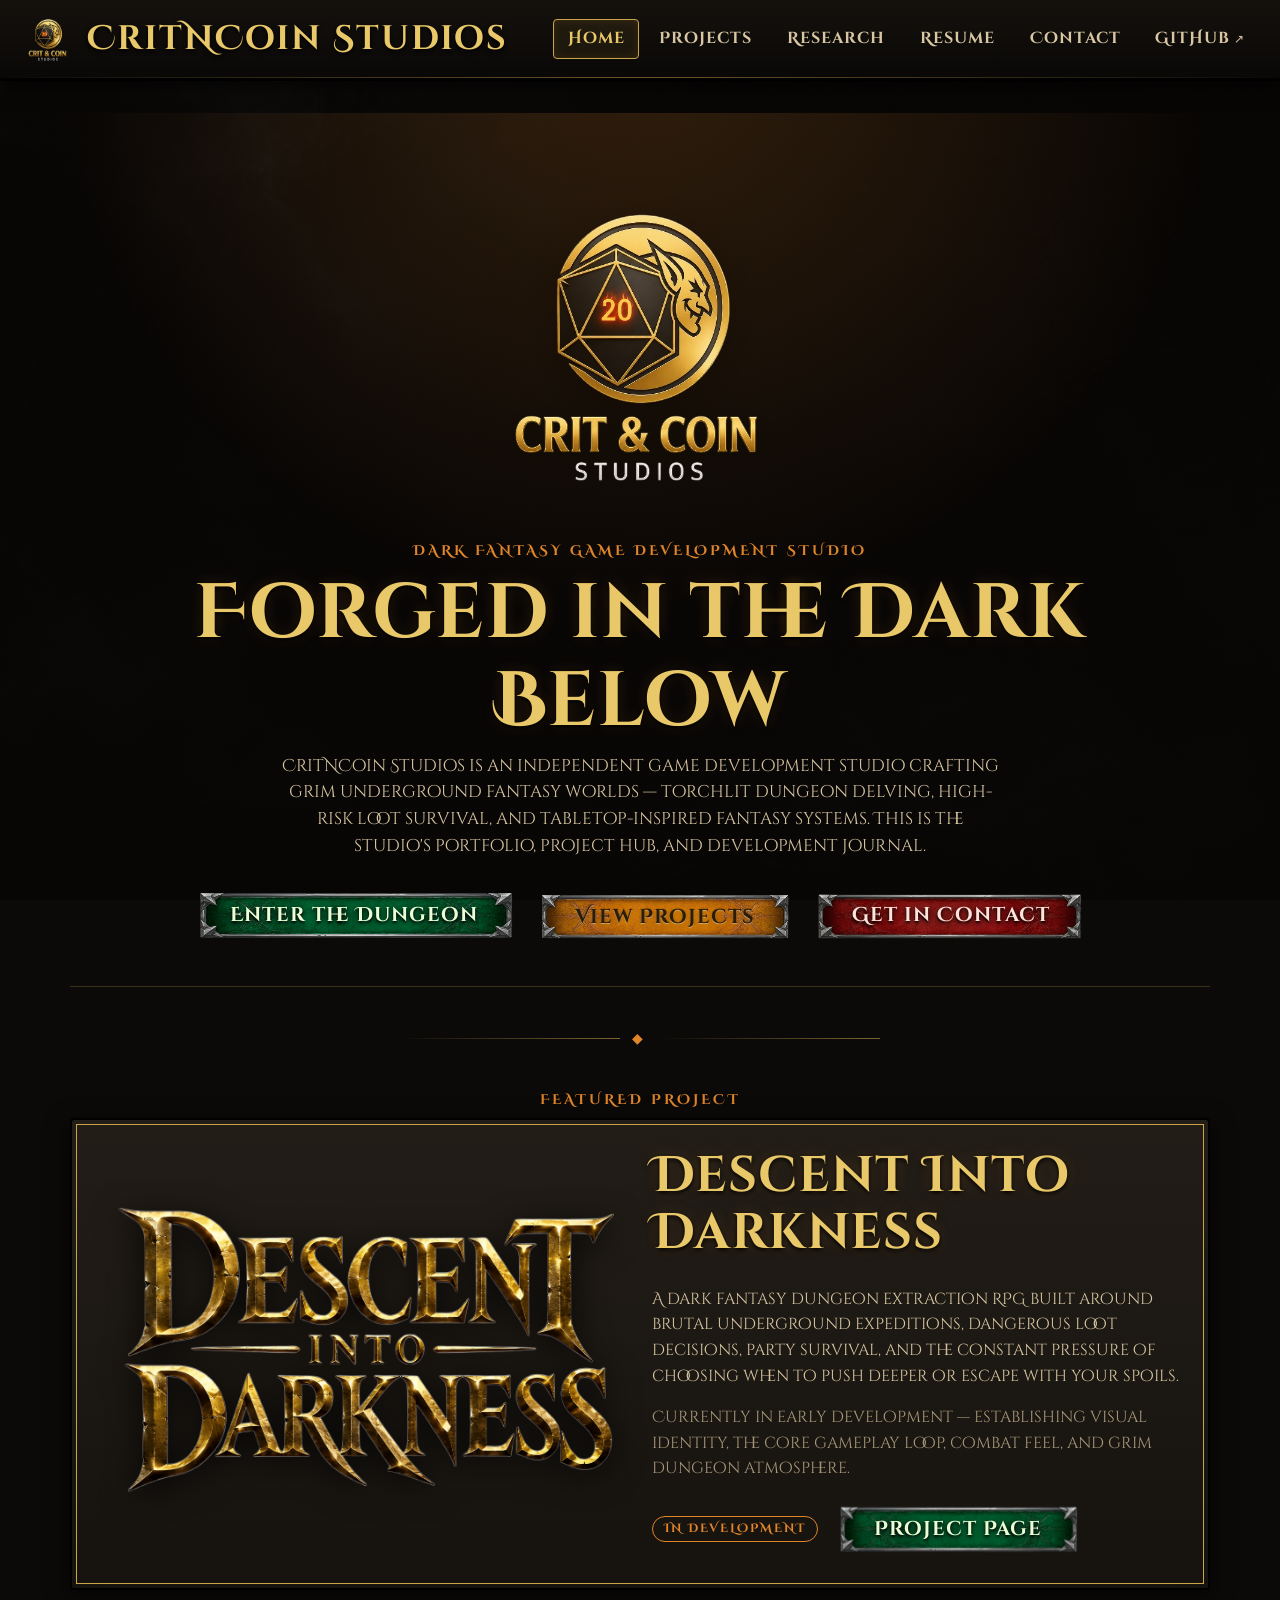
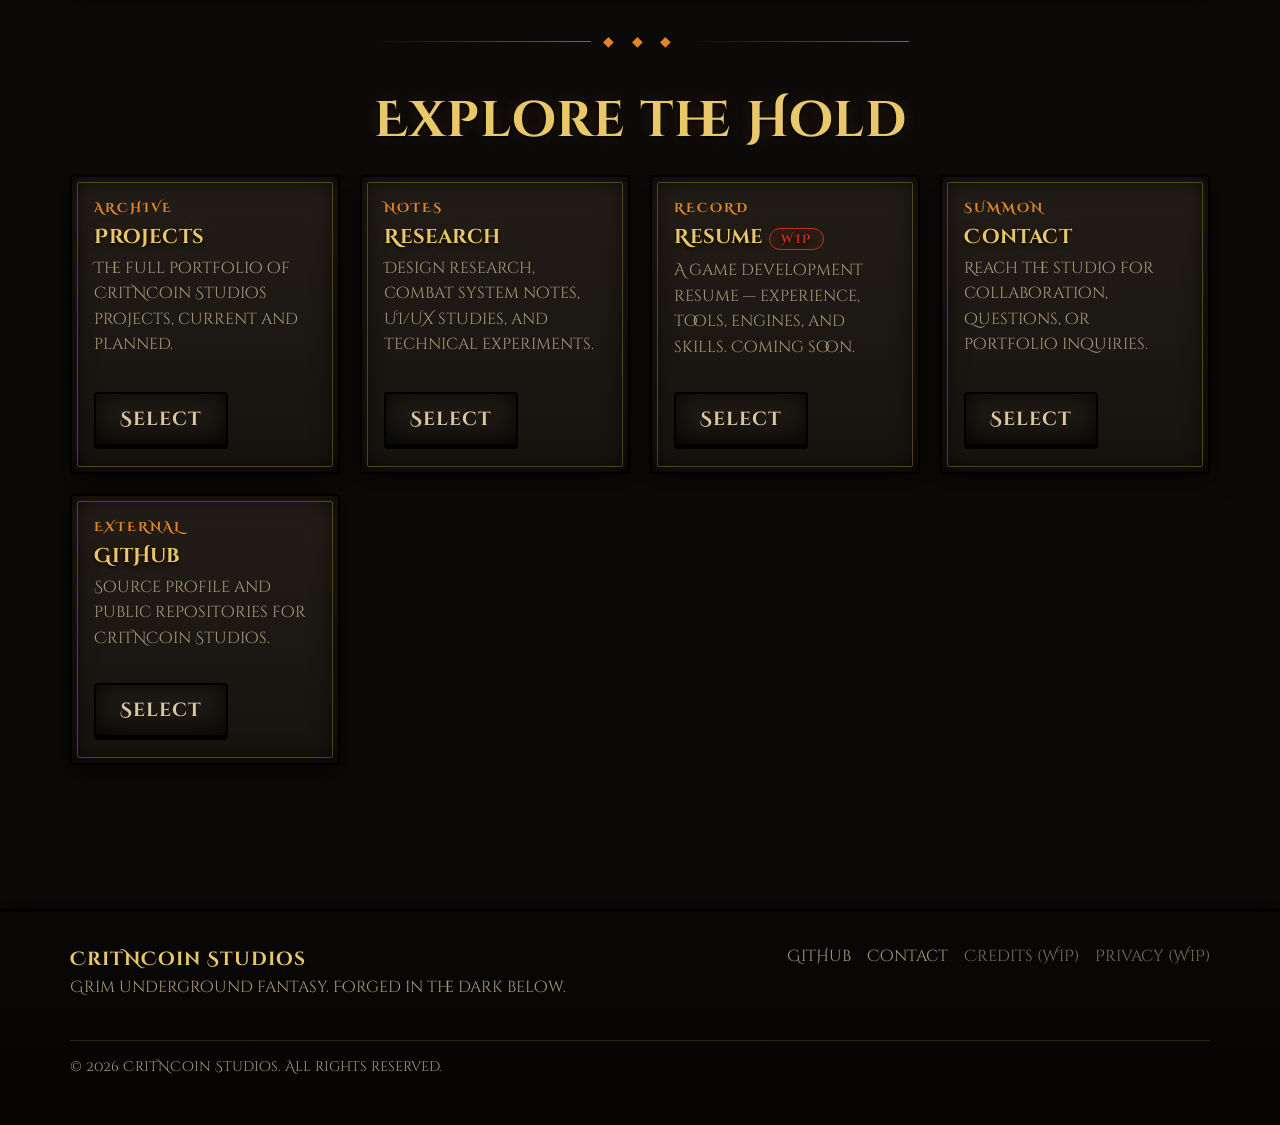
<file: index.html>
<!DOCTYPE html>
<html lang="en">
<head>
  <meta charset="UTF-8" />
  <meta name="viewport" content="width=device-width, initial-scale=1.0" />
  <title>CritNCoin Studios | Dark Fantasy Game Development</title>
  <meta name="description"
    content="CritNCoin Studios — a dark fantasy game development studio building Descent Into Darkness, an old-school dungeon extraction RPG. Portfolio, research, roadmap, dev log, and contact." />

  <!-- Homepage is at repo root -> css/ and js/ are direct children -->
  <link rel="stylesheet" href="css/style.css" />
</head>
<body>

  <!-- ============================ NAV ============================ -->
  <header class="site-header">
    <a class="nav-title" href="index.html">
      <img src="assets/images/branding/company-logo-title.png"
           alt="CritNCoin Studios crest" />
      <span>CritNCoin Studios</span>
    </a>
    <nav class="nav-links" aria-label="Primary">
      <a href="index.html" class="active">Home</a>
      <a href="projects/">Projects</a>
      <a href="research/">Research</a>
      <a href="resume/">Resume</a>
      <a href="contact/">Contact</a>
      <a href="https://github.com/CritnCoin" class="github"
         target="_blank" rel="noopener noreferrer">GitHub</a>
    </nav>
  </header>

  <main class="page-wrap">

    <!-- ============================ HERO ============================ -->
    <section class="hero">
      <img class="logo-title"
           src="assets/images/branding/company-logo-title.png"
           alt="CritNCoin Studios" />
      <p class="small-label">Dark Fantasy Game Development Studio</p>
      <h1>Forged in the Dark Below</h1>
      <p class="hero-text">
        CritNCoin Studios is an independent game development studio crafting grim
        underground fantasy worlds — torchlit dungeon delving, high-risk loot
        survival, and tabletop-inspired fantasy systems. This is the studio's
        portfolio, project hub, and development journal.
      </p>
      <div class="button-row">
        <a href="projects/descent-into-darkness/" class="btn-ornate btn-ornate-green">Enter the Dungeon</a>
        <a href="projects/" class="btn-ornate btn-ornate-gold">View Projects</a>
        <a href="contact/" class="btn-ornate btn-ornate-red">Get in Contact</a>
      </div>
    </section>

    <div class="section-divider"><span class="diamond">&#9670;</span></div>

    <!-- ===================== FEATURED PROJECT ===================== -->
    <section aria-labelledby="featured-h">
      <p class="small-label text-center">Featured Project</p>
      <div class="panel gold-trim two-col">
        <div>
          <a class="title-art-link" href="projects/descent-into-darkness/"
             aria-label="Open the Descent Into Darkness project page">
            <img src="assets/images/branding/game-title.png"
                 alt="Descent Into Darkness" />
          </a>
        </div>
        <div>
          <h2 id="featured-h">Descent Into Darkness</h2>
          <p>
            A dark fantasy dungeon extraction RPG built around brutal underground
            expeditions, dangerous loot decisions, party survival, and the constant
            pressure of choosing when to push deeper or escape with your spoils.
          </p>
          <p class="muted">
            Currently in early development — establishing visual identity, the core
            gameplay loop, combat feel, and grim dungeon atmosphere.
          </p>
          <div class="button-row" style="align-items:center;">
            <span class="status-badge progress">In Development</span>
            <a href="projects/descent-into-darkness/" class="btn-ornate btn-ornate-green">Project Page</a>
          </div>
        </div>
      </div>
    </section>

    <div class="section-divider">
      <span class="diamond">&#9670;</span>
      <span class="diamond">&#9670;</span>
      <span class="diamond">&#9670;</span>
    </div>

    <!-- ===================== NAVIGATION CARDS ===================== -->
    <section aria-labelledby="explore-h">
      <h2 id="explore-h" class="text-center">Explore the Hold</h2>
      <div class="card-grid">

        <article class="card">
          <span class="card-kicker">Archive</span>
          <h3>Projects</h3>
          <p>The full portfolio of CritNCoin Studios projects, current and planned.</p>
          <div class="card-actions"><a href="projects/" class="btn" aria-label="Open Projects">Select</a></div>
        </article>

        <article class="card">
          <span class="card-kicker">Notes</span>
          <h3>Research</h3>
          <p>Design research, combat system notes, UI/UX studies, and technical experiments.</p>
          <div class="card-actions"><a href="research/" class="btn" aria-label="Open Research">Select</a></div>
        </article>

        <article class="card">
          <span class="card-kicker">Record</span>
          <h3>Resume <span class="coming-soon-badge">WIP</span></h3>
          <p>A game development resume — experience, tools, engines, and skills. Coming soon.</p>
          <div class="card-actions"><a href="resume/" class="btn" aria-label="Open Resume">Select</a></div>
        </article>

        <article class="card">
          <span class="card-kicker">Summon</span>
          <h3>Contact</h3>
          <p>Reach the studio for collaboration, questions, or portfolio inquiries.</p>
          <div class="card-actions"><a href="contact/" class="btn" aria-label="Get in contact">Select</a></div>
        </article>

        <article class="card">
          <span class="card-kicker">External</span>
          <h3>GitHub</h3>
          <p>Source profile and public repositories for CritNCoin Studios.</p>
          <div class="card-actions">
            <a href="https://github.com/CritnCoin" class="btn"
               target="_blank" rel="noopener noreferrer"
               aria-label="Open GitHub profile">Select</a>
          </div>
        </article>

      </div>
    </section>

  </main>

  <!-- ============================ FOOTER ============================ -->
  <footer class="site-footer">
    <div class="footer-inner">
      <div>
        <div class="footer-brand">CritNCoin Studios</div>
        <p class="muted">Grim underground fantasy. Forged in the dark below.</p>
      </div>
      <nav aria-label="Footer">
        <a href="https://github.com/CritnCoin" target="_blank" rel="noopener noreferrer">GitHub</a>
        <a href="contact/">Contact</a>
        <a href="#" aria-disabled="true" class="wip-note">Credits (WIP)</a>
        <a href="#" aria-disabled="true" class="wip-note">Privacy (WIP)</a>
      </nav>
      <p class="footer-note">
        &copy; <span data-year>2026</span> CritNCoin Studios. All rights reserved.
      </p>
    </div>
  </footer>

  <script src="js/main.js"></script>
</body>
</html>
</file>
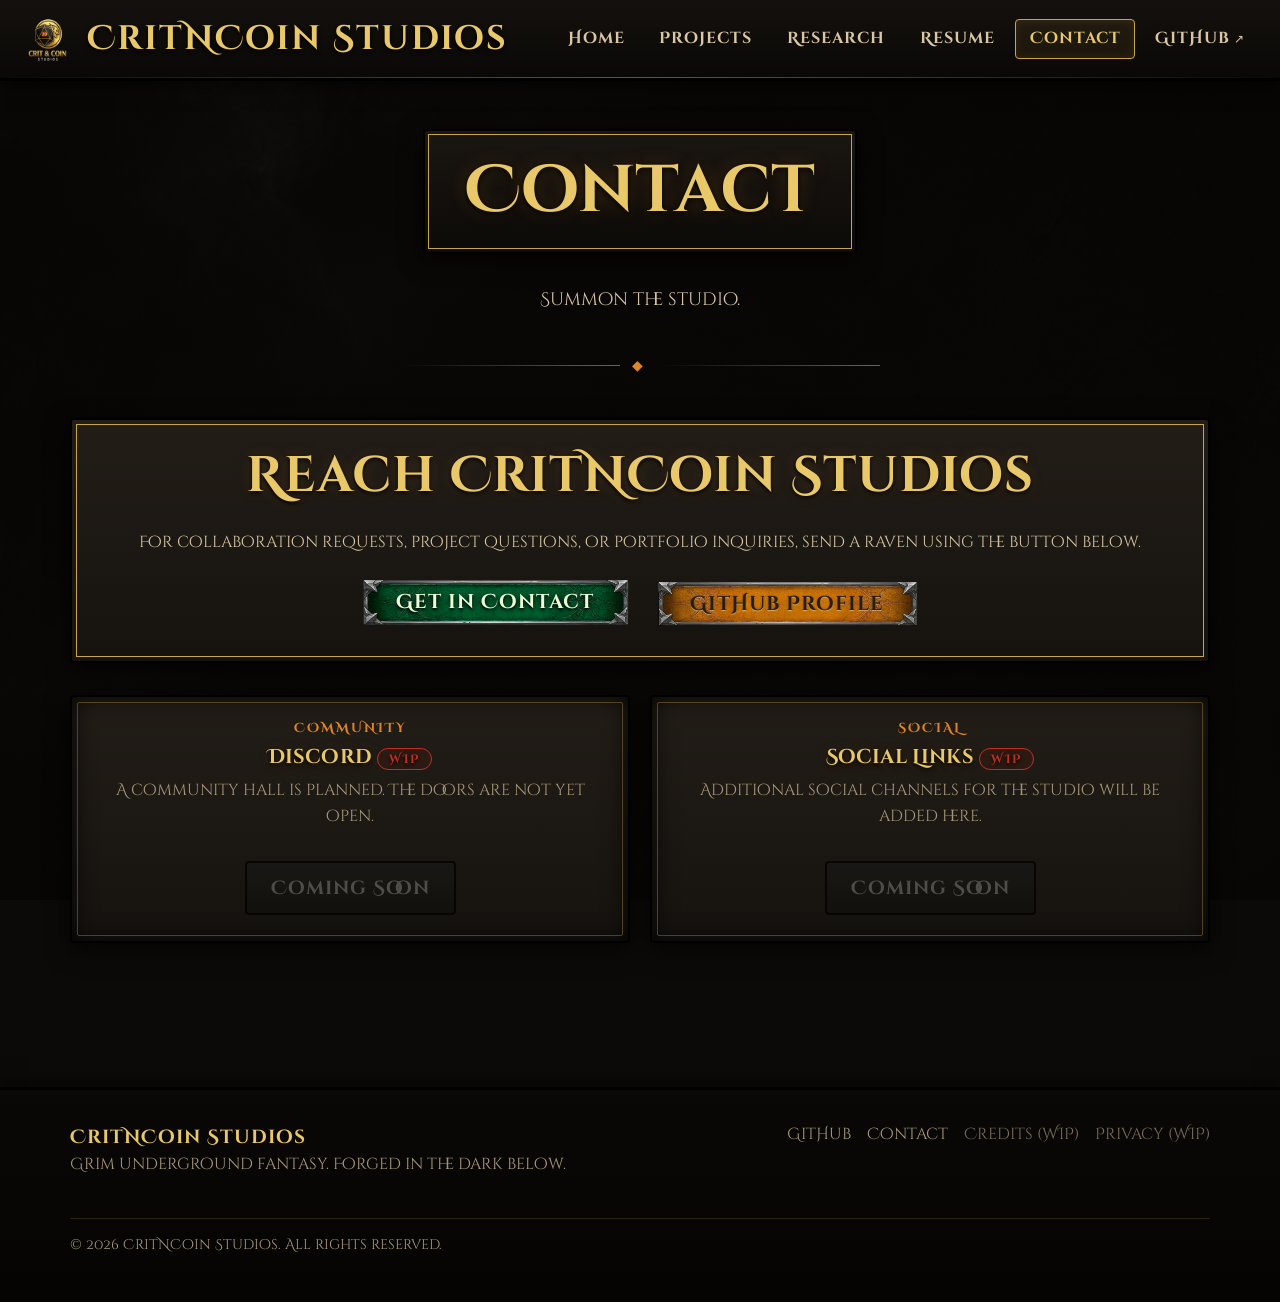
<file: contact/index.html>
<!DOCTYPE html>
<html lang="en">
<head>
  <meta charset="UTF-8" />
  <meta name="viewport" content="width=device-width, initial-scale=1.0" />
  <title>Contact | CritNCoin Studios</title>
  <meta name="description"
    content="Contact CritNCoin Studios for collaboration, questions, or portfolio inquiries." />

  <!-- One folder deep -> ../ -->
  <link rel="stylesheet" href="../css/style.css" />
</head>
<body>

  <header class="site-header">
    <a class="nav-title" href="../index.html">
      <img src="../assets/images/branding/company-logo-title.png" alt="CritNCoin Studios crest" />
      <span>CritNCoin Studios</span>
    </a>
    <nav class="nav-links" aria-label="Primary">
      <a href="../index.html">Home</a>
      <a href="../projects/">Projects</a>
      <a href="../research/">Research</a>
      <a href="../resume/">Resume</a>
      <a href="index.html" class="active">Contact</a>
      <a href="https://github.com/CritnCoin" class="github" target="_blank" rel="noopener noreferrer">GitHub</a>
    </nav>
  </header>

  <main class="page-wrap">

    <div class="page-title"><span class="title-plaque">Contact</span></div>
    <p class="lead text-center">Summon the studio.</p>

    <div class="section-divider"><span class="diamond">&#9670;</span></div>

    <div class="panel gold-trim text-center">
      <h2>Reach CritNCoin Studios</h2>
      <p>
        For collaboration requests, project questions, or portfolio inquiries,
        send a raven using the button below.
      </p>
      <!-- Email is intentionally NOT shown as text — only the mailto button -->
      <div class="button-row" style="justify-content:center;">
        <a class="btn-ornate btn-ornate-green"
           href="mailto:critncoinstudios@gmail.com"
           aria-label="Get in contact with CritNCoin Studios by email">
          Get in Contact
        </a>
        <a class="btn-ornate btn-ornate-gold"
           href="https://github.com/CritnCoin"
           target="_blank" rel="noopener noreferrer">
          GitHub Profile
        </a>
      </div>
    </div>

    <div class="card-grid mt-2">
      <article class="card text-center">
        <span class="card-kicker">Community</span>
        <h3>Discord <span class="coming-soon-badge">WIP</span></h3>
        <p>A community hall is planned. The doors are not yet open.</p>
        <div class="card-actions" style="justify-content:center;">
          <a href="#" class="btn btn-disabled" aria-disabled="true">Coming Soon</a>
        </div>
      </article>
      <article class="card text-center">
        <span class="card-kicker">Social</span>
        <h3>Social Links <span class="coming-soon-badge">WIP</span></h3>
        <p>Additional social channels for the studio will be added here.</p>
        <div class="card-actions" style="justify-content:center;">
          <a href="#" class="btn btn-disabled" aria-disabled="true">Coming Soon</a>
        </div>
      </article>
    </div>

  </main>

  <footer class="site-footer">
    <div class="footer-inner">
      <div>
        <div class="footer-brand">CritNCoin Studios</div>
        <p class="muted">Grim underground fantasy. Forged in the dark below.</p>
      </div>
      <nav aria-label="Footer">
        <a href="https://github.com/CritnCoin" target="_blank" rel="noopener noreferrer">GitHub</a>
        <a href="index.html">Contact</a>
        <a href="#" aria-disabled="true" class="wip-note">Credits (WIP)</a>
        <a href="#" aria-disabled="true" class="wip-note">Privacy (WIP)</a>
      </nav>
      <p class="footer-note">&copy; <span data-year>2026</span> CritNCoin Studios. All rights reserved.</p>
    </div>
  </footer>

  <script src="../js/main.js"></script>
</body>
</html>
</file>
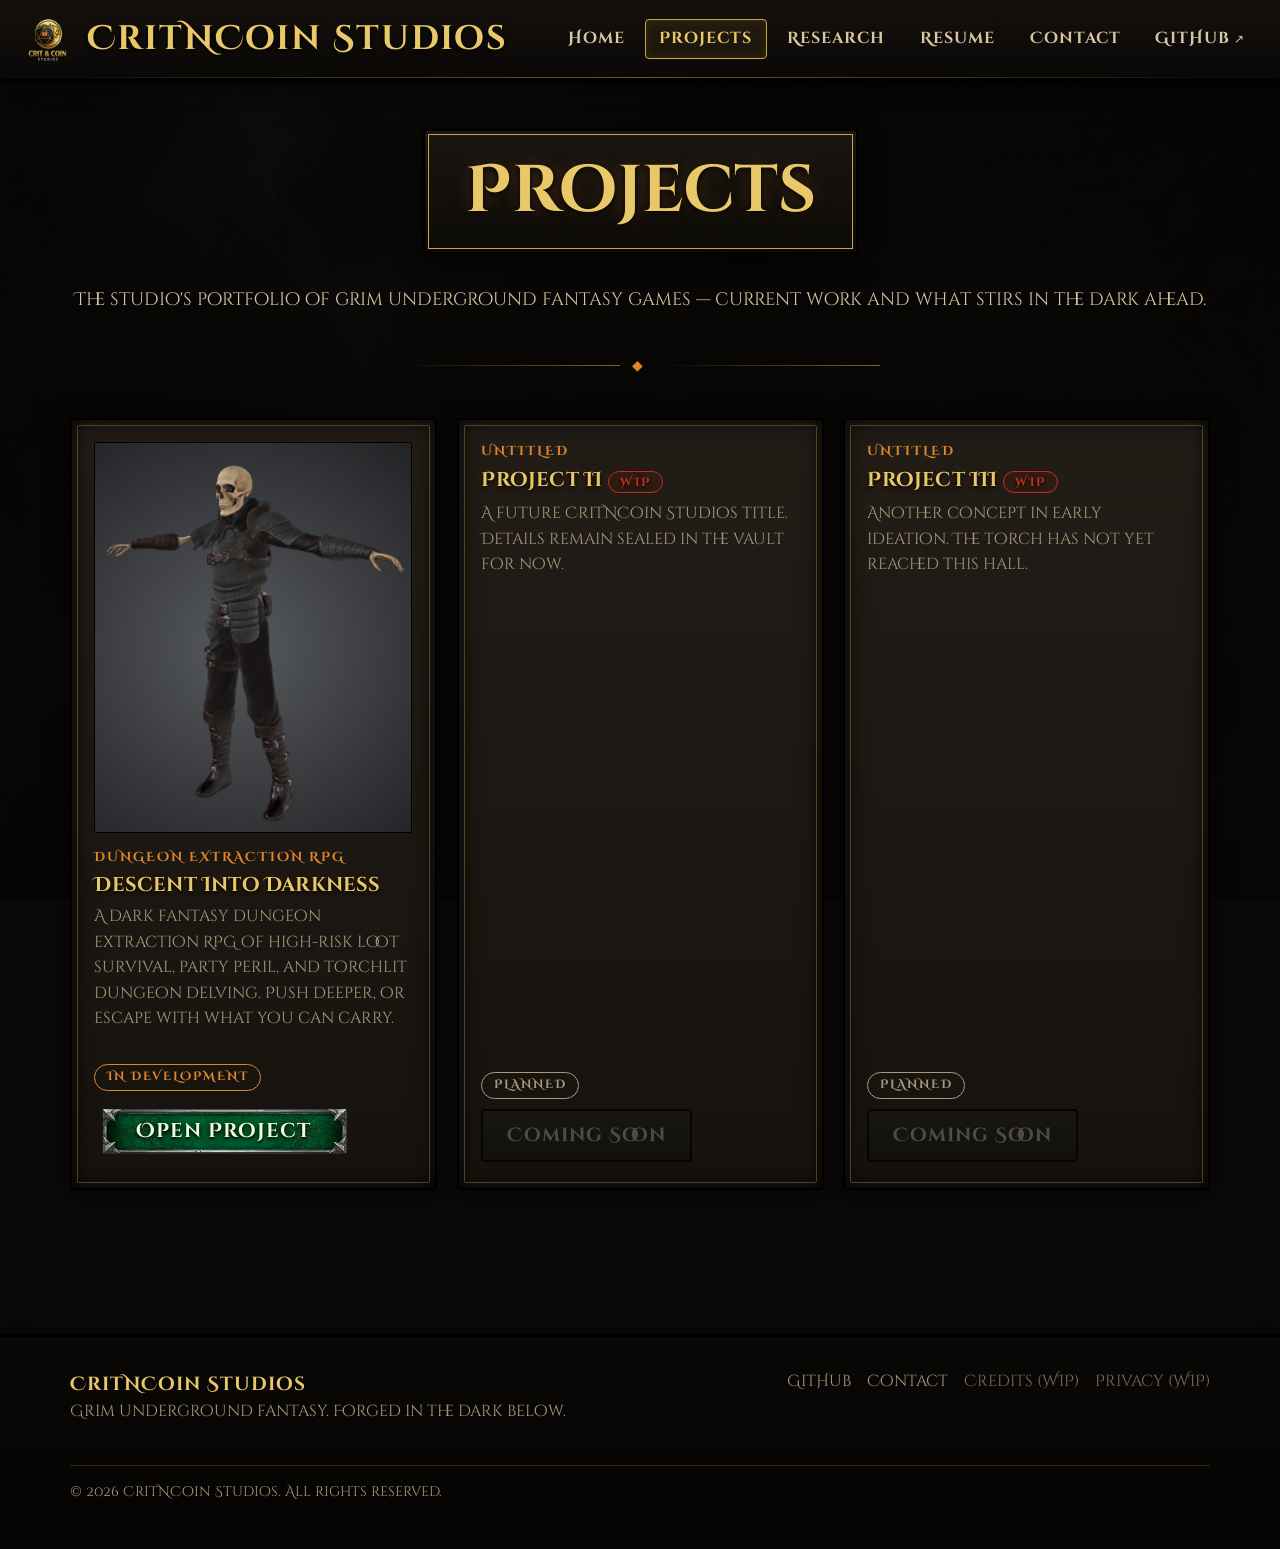
<file: projects/index.html>
<!DOCTYPE html>
<html lang="en">
<head>
  <meta charset="UTF-8" />
  <meta name="viewport" content="width=device-width, initial-scale=1.0" />
  <title>Projects | CritNCoin Studios</title>
  <meta name="description"
    content="The CritNCoin Studios project archive — Descent Into Darkness and future dark fantasy games." />

  <!-- One folder deep -> ../ -->
  <link rel="stylesheet" href="../css/style.css" />
</head>
<body>

  <header class="site-header">
    <a class="nav-title" href="../index.html">
      <img src="../assets/images/branding/company-logo-title.png" alt="CritNCoin Studios crest" />
      <span>CritNCoin Studios</span>
    </a>
    <nav class="nav-links" aria-label="Primary">
      <a href="../index.html">Home</a>
      <a href="index.html" class="active">Projects</a>
      <a href="../research/">Research</a>
      <a href="../resume/">Resume</a>
      <a href="../contact/">Contact</a>
      <a href="https://github.com/CritnCoin" class="github" target="_blank" rel="noopener noreferrer">GitHub</a>
    </nav>
  </header>

  <main class="page-wrap">

    <div class="page-title">
      <span class="title-plaque">Projects</span>
    </div>
    <p class="lead text-center">
      The studio's portfolio of grim underground fantasy games — current work and what stirs in the dark ahead.
    </p>

    <div class="section-divider"><span class="diamond">&#9670;</span></div>

    <div class="card-grid">

      <!-- Active project -->
      <article class="card">
        <img class="card-art" src="../assets/images/projects/descent-into-darkness/skeleton-armored.png"
             alt="Armored skeleton render from Descent Into Darkness" />
        <span class="card-kicker">Dungeon Extraction RPG</span>
        <h3>Descent Into Darkness</h3>
        <p>
          A dark fantasy dungeon extraction RPG of high-risk loot survival, party
          peril, and torchlit dungeon delving. Push deeper, or escape with what you can carry.
        </p>
        <div class="card-actions" style="align-items:center;">
          <span class="status-badge progress">In Development</span>
          <a href="descent-into-darkness/" class="btn-ornate btn-ornate-green">Open Project</a>
        </div>
      </article>

      <!-- WIP future project placeholders -->
      <article class="card">
        <span class="card-kicker">Untitled</span>
        <h3>Project II <span class="coming-soon-badge">WIP</span></h3>
        <p>A future CritNCoin Studios title. Details remain sealed in the vault for now.</p>
        <div class="card-actions">
          <span class="status-badge planned">Planned</span>
          <a href="#" class="btn btn-disabled" aria-disabled="true">Coming Soon</a>
        </div>
      </article>

      <article class="card">
        <span class="card-kicker">Untitled</span>
        <h3>Project III <span class="coming-soon-badge">WIP</span></h3>
        <p>Another concept in early ideation. The torch has not yet reached this hall.</p>
        <div class="card-actions">
          <span class="status-badge planned">Planned</span>
          <a href="#" class="btn btn-disabled" aria-disabled="true">Coming Soon</a>
        </div>
      </article>

    </div>

  </main>

  <footer class="site-footer">
    <div class="footer-inner">
      <div>
        <div class="footer-brand">CritNCoin Studios</div>
        <p class="muted">Grim underground fantasy. Forged in the dark below.</p>
      </div>
      <nav aria-label="Footer">
        <a href="https://github.com/CritnCoin" target="_blank" rel="noopener noreferrer">GitHub</a>
        <a href="../contact/">Contact</a>
        <a href="#" aria-disabled="true" class="wip-note">Credits (WIP)</a>
        <a href="#" aria-disabled="true" class="wip-note">Privacy (WIP)</a>
      </nav>
      <p class="footer-note">&copy; <span data-year>2026</span> CritNCoin Studios. All rights reserved.</p>
    </div>
  </footer>

  <script src="../js/main.js"></script>
</body>
</html>
</file>
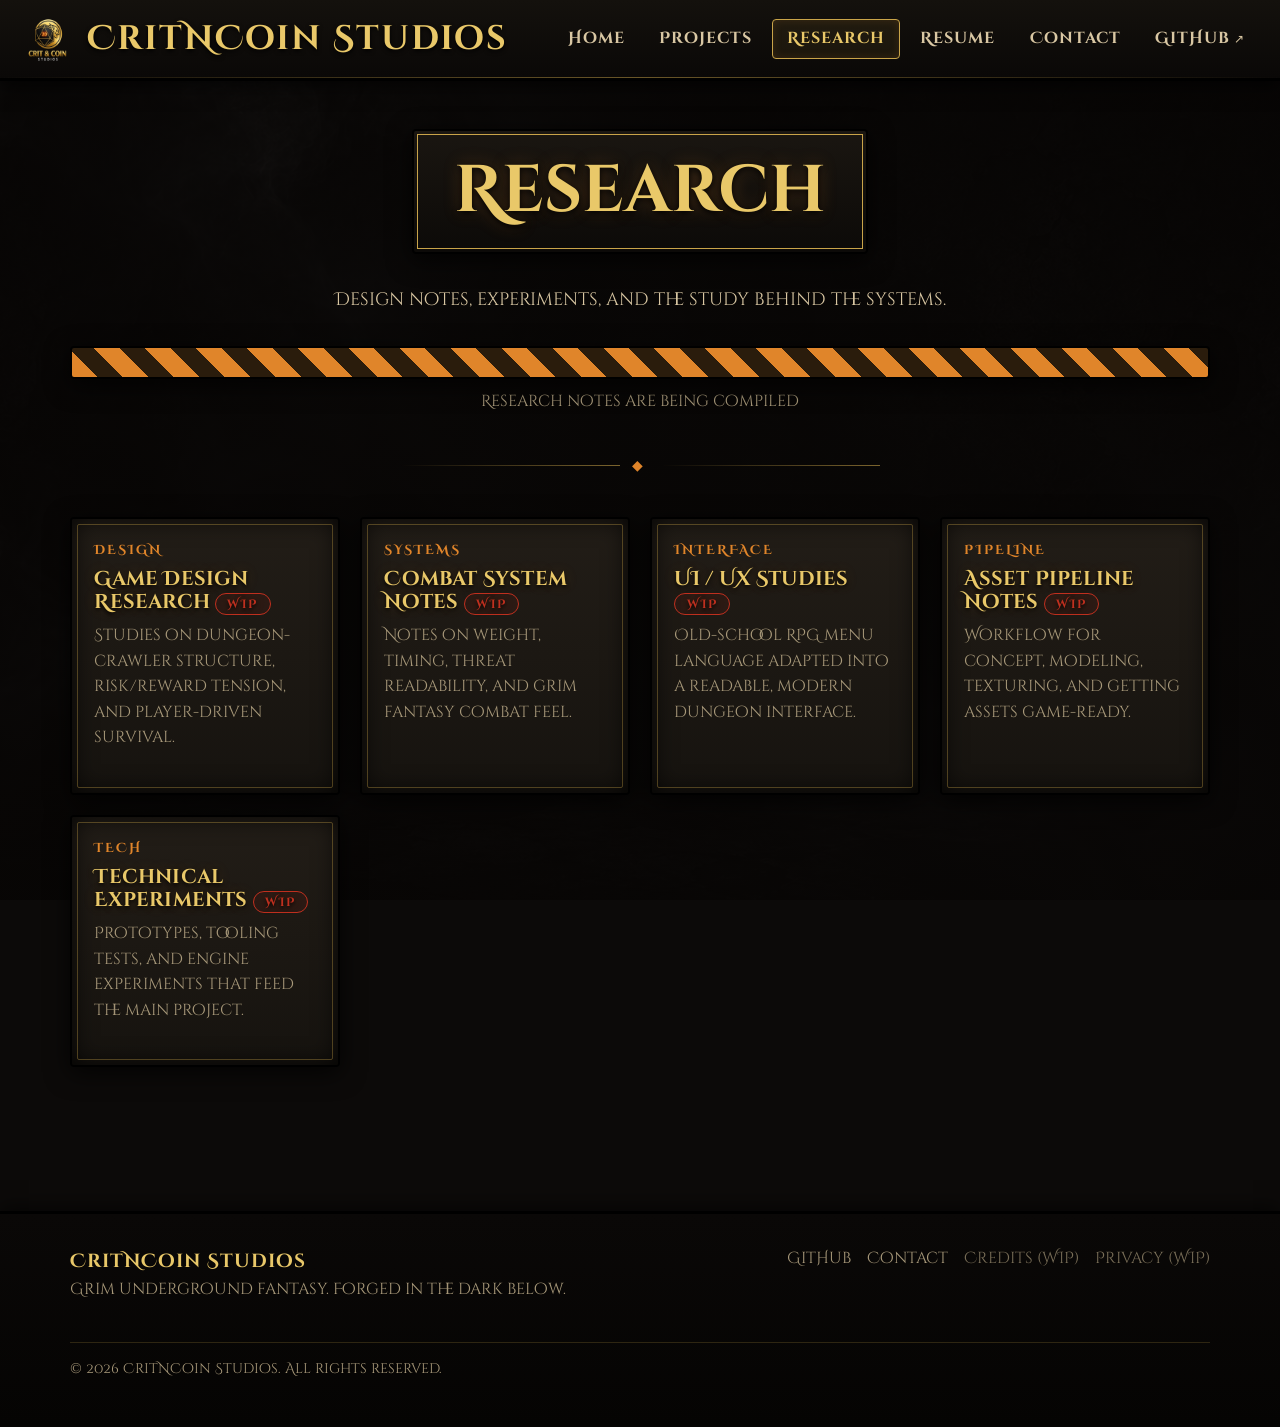
<file: research/index.html>
<!DOCTYPE html>
<html lang="en">
<head>
  <meta charset="UTF-8" />
  <meta name="viewport" content="width=device-width, initial-scale=1.0" />
  <title>Research | CritNCoin Studios</title>
  <meta name="description"
    content="Research and development notes from CritNCoin Studios — game design, combat systems, UI/UX, asset pipeline, and technical experiments." />

  <!-- One folder deep -> ../ -->
  <link rel="stylesheet" href="../css/style.css" />
</head>
<body>

  <header class="site-header">
    <a class="nav-title" href="../index.html">
      <img src="../assets/images/branding/company-logo-title.png" alt="CritNCoin Studios crest" />
      <span>CritNCoin Studios</span>
    </a>
    <nav class="nav-links" aria-label="Primary">
      <a href="../index.html">Home</a>
      <a href="../projects/">Projects</a>
      <a href="index.html" class="active">Research</a>
      <a href="../resume/">Resume</a>
      <a href="../contact/">Contact</a>
      <a href="https://github.com/CritnCoin" class="github" target="_blank" rel="noopener noreferrer">GitHub</a>
    </nav>
  </header>

  <main class="page-wrap">

    <div class="page-title"><span class="title-plaque">Research</span></div>
    <p class="lead text-center">Design notes, experiments, and the study behind the systems.</p>

    <div class="under-construction-plaque mt-2" role="presentation"></div>
    <p class="text-center muted" style="margin-top:0.6rem;">Research notes are being compiled</p>

    <div class="section-divider"><span class="diamond">&#9670;</span></div>

    <div class="card-grid">
      <article class="card">
        <span class="card-kicker">Design</span>
        <h3>Game Design Research <span class="coming-soon-badge">WIP</span></h3>
        <p>Studies on dungeon-crawler structure, risk/reward tension, and player-driven survival.</p>
      </article>
      <article class="card">
        <span class="card-kicker">Systems</span>
        <h3>Combat System Notes <span class="coming-soon-badge">WIP</span></h3>
        <p>Notes on weight, timing, threat readability, and grim fantasy combat feel.</p>
      </article>
      <article class="card">
        <span class="card-kicker">Interface</span>
        <h3>UI / UX Studies <span class="coming-soon-badge">WIP</span></h3>
        <p>Old-school RPG menu language adapted into a readable, modern dungeon interface.</p>
      </article>
      <article class="card">
        <span class="card-kicker">Pipeline</span>
        <h3>Asset Pipeline Notes <span class="coming-soon-badge">WIP</span></h3>
        <p>Workflow for concept, modeling, texturing, and getting assets game-ready.</p>
      </article>
      <article class="card">
        <span class="card-kicker">Tech</span>
        <h3>Technical Experiments <span class="coming-soon-badge">WIP</span></h3>
        <p>Prototypes, tooling tests, and engine experiments that feed the main project.</p>
      </article>
    </div>

  </main>

  <footer class="site-footer">
    <div class="footer-inner">
      <div>
        <div class="footer-brand">CritNCoin Studios</div>
        <p class="muted">Grim underground fantasy. Forged in the dark below.</p>
      </div>
      <nav aria-label="Footer">
        <a href="https://github.com/CritnCoin" target="_blank" rel="noopener noreferrer">GitHub</a>
        <a href="../contact/">Contact</a>
        <a href="#" aria-disabled="true" class="wip-note">Credits (WIP)</a>
        <a href="#" aria-disabled="true" class="wip-note">Privacy (WIP)</a>
      </nav>
      <p class="footer-note">&copy; <span data-year>2026</span> CritNCoin Studios. All rights reserved.</p>
    </div>
  </footer>

  <script src="../js/main.js"></script>
</body>
</html>
</file>
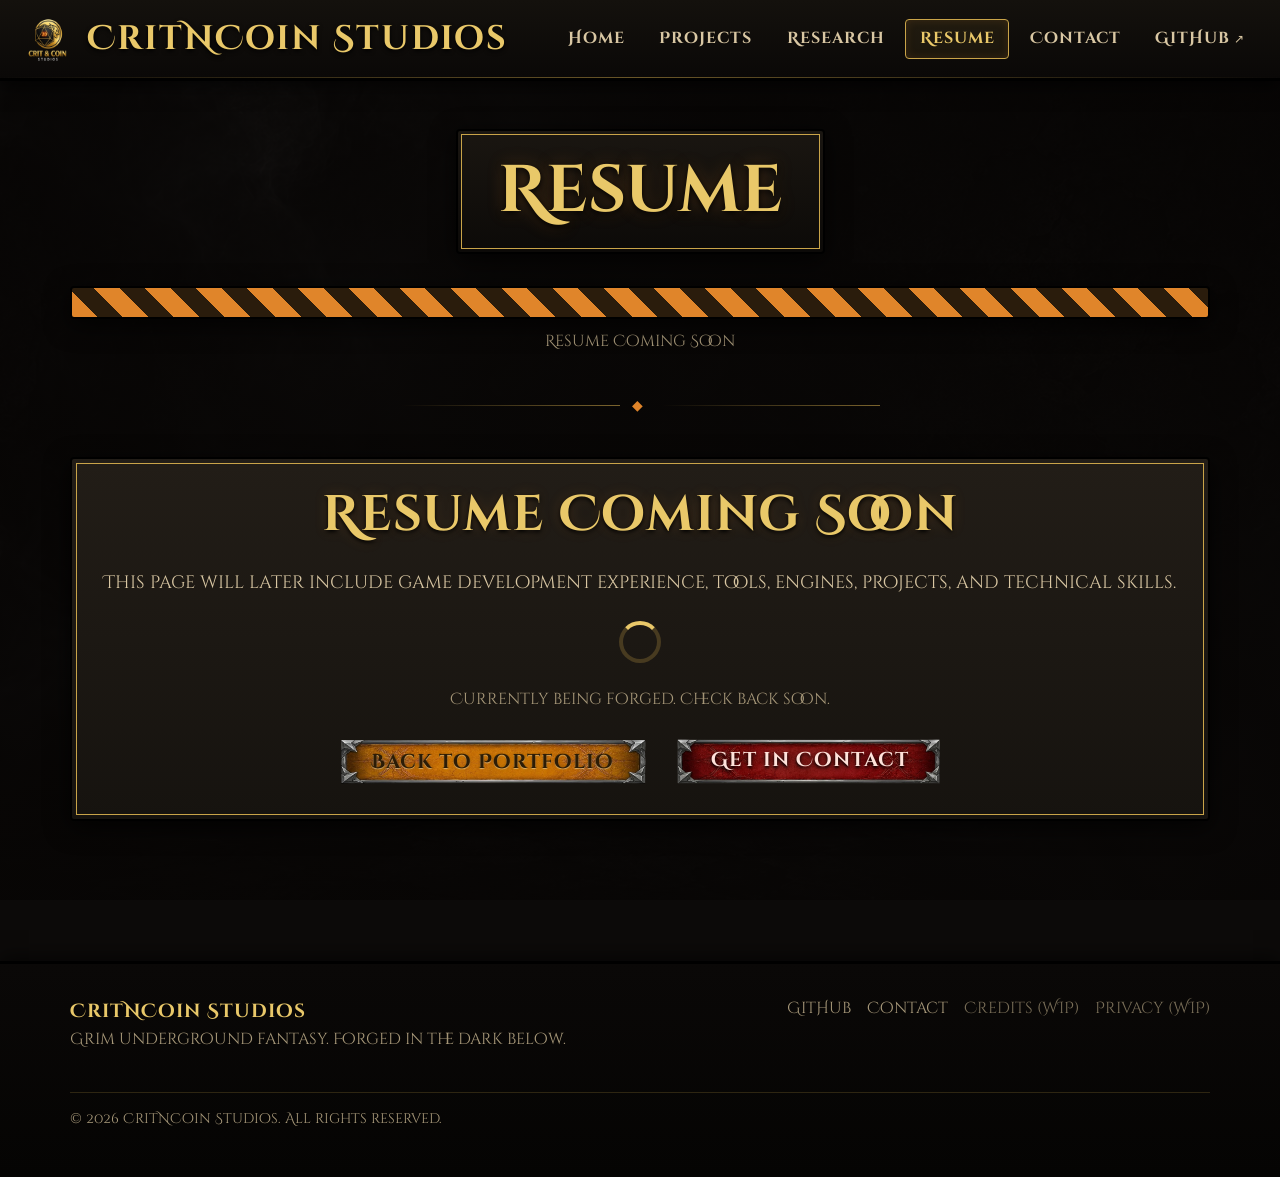
<file: resume/index.html>
<!DOCTYPE html>
<html lang="en">
<head>
  <meta charset="UTF-8" />
  <meta name="viewport" content="width=device-width, initial-scale=1.0" />
  <title>Resume | CritNCoin Studios</title>
  <meta name="description"
    content="Game development resume for CritNCoin Studios — coming soon." />

  <!-- One folder deep -> ../ -->
  <link rel="stylesheet" href="../css/style.css" />
</head>
<body>

  <header class="site-header">
    <a class="nav-title" href="../index.html">
      <img src="../assets/images/branding/company-logo-title.png" alt="CritNCoin Studios crest" />
      <span>CritNCoin Studios</span>
    </a>
    <nav class="nav-links" aria-label="Primary">
      <a href="../index.html">Home</a>
      <a href="../projects/">Projects</a>
      <a href="../research/">Research</a>
      <a href="index.html" class="active">Resume</a>
      <a href="../contact/">Contact</a>
      <a href="https://github.com/CritnCoin" class="github" target="_blank" rel="noopener noreferrer">GitHub</a>
    </nav>
  </header>

  <main class="page-wrap">

    <div class="page-title"><span class="title-plaque">Resume</span></div>

    <div class="under-construction-plaque mt-2" role="presentation"></div>
    <p class="text-center muted" style="margin-top:0.6rem;">Resume Coming Soon</p>

    <div class="section-divider"><span class="diamond">&#9670;</span></div>

    <div class="panel gold-trim text-center">
      <h2>Resume Coming Soon</h2>
      <p class="lead">
        This page will later include game development experience, tools, engines,
        projects, and technical skills.
      </p>
      <div class="loading-spinner" aria-hidden="true"></div>
      <p class="muted">Currently being forged. Check back soon.</p>
      <div class="button-row" style="justify-content:center;">
        <a href="../projects/" class="btn-ornate btn-ornate-gold">Back to Portfolio</a>
        <a href="../contact/" class="btn-ornate btn-ornate-red">Get in Contact</a>
      </div>
    </div>

  </main>

  <footer class="site-footer">
    <div class="footer-inner">
      <div>
        <div class="footer-brand">CritNCoin Studios</div>
        <p class="muted">Grim underground fantasy. Forged in the dark below.</p>
      </div>
      <nav aria-label="Footer">
        <a href="https://github.com/CritnCoin" target="_blank" rel="noopener noreferrer">GitHub</a>
        <a href="../contact/">Contact</a>
        <a href="#" aria-disabled="true" class="wip-note">Credits (WIP)</a>
        <a href="#" aria-disabled="true" class="wip-note">Privacy (WIP)</a>
      </nav>
      <p class="footer-note">&copy; <span data-year>2026</span> CritNCoin Studios. All rights reserved.</p>
    </div>
  </footer>

  <script src="../js/main.js"></script>
</body>
</html>
</file>
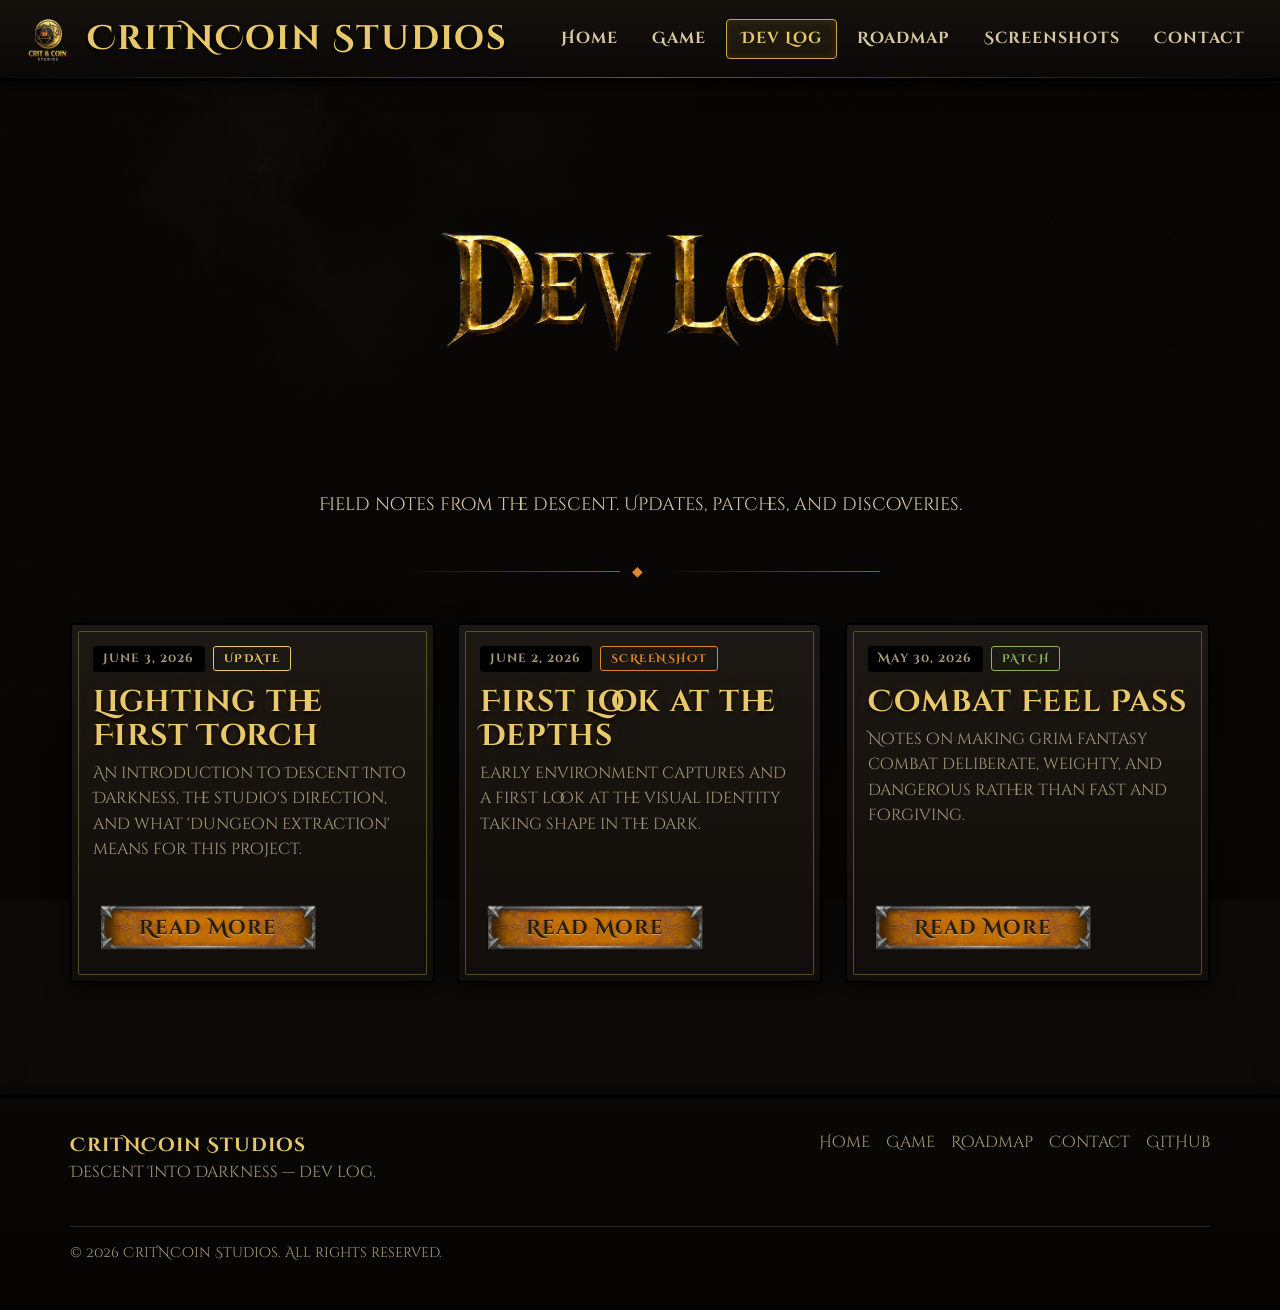
<file: projects/descent-into-darkness/devlog/index.html>
<!DOCTYPE html>
<html lang="en">
<head>
  <meta charset="UTF-8" />
  <meta name="viewport" content="width=device-width, initial-scale=1.0" />
  <title>Dev Log | Descent Into Darkness</title>
  <meta name="description"
    content="Development log for Descent Into Darkness — updates, patches, screenshots, and roadmap notes from CritNCoin Studios." />

  <!-- Three folders deep -> ../../../ -->
  <link rel="stylesheet" href="../../../css/style.css" />
</head>
<body>

  <header class="site-header">
    <a class="nav-title" href="../../../index.html">
      <img src="../../../assets/images/branding/company-logo-title.png" alt="CritNCoin Studios crest" />
      <span>CritNCoin Studios</span>
    </a>
    <nav class="nav-links" aria-label="Primary">
      <a href="../../../index.html">Home</a>
      <a href="../index.html">Game</a>
      <a href="index.html" class="active">Dev Log</a>
      <a href="../roadmap/">Roadmap</a>
      <a href="../screenshots/">Screenshots</a>
      <a href="../../../contact/">Contact</a>
    </nav>
  </header>

  <main class="page-wrap">

    <div class="page-title">
      <img class="page-title-png"
           src="../../../assets/images/titles/dev-log-title.png" alt="Dev Log" />
    </div>
    <p class="lead text-center">Field notes from the descent. Updates, patches, and discoveries.</p>

    <div class="section-divider"><span class="diamond">&#9670;</span></div>

    <!-- Posts are rendered from posts.json by js/blog.js.
         data-posts is relative to THIS page. To add an entry, edit posts.json. -->
    <div id="devlog-list" class="devlog-list" data-posts="posts.json">
      <!-- Loading state shown until the JSON resolves -->
      <div class="loading-spinner" aria-hidden="true"></div>
      <p class="text-center muted">Unsealing the dev log…</p>
    </div>

    <noscript>
      <div class="empty-panel mt-2">
        <h3>JavaScript required</h3>
        <p class="muted">The dev log is loaded dynamically. Enable JavaScript to read the entries.</p>
      </div>
    </noscript>

  </main>

  <footer class="site-footer">
    <div class="footer-inner">
      <div>
        <div class="footer-brand">CritNCoin Studios</div>
        <p class="muted">Descent Into Darkness — dev log.</p>
      </div>
      <nav aria-label="Footer">
        <a href="../../../index.html">Home</a>
        <a href="../index.html">Game</a>
        <a href="../roadmap/">Roadmap</a>
        <a href="../../../contact/">Contact</a>
        <a href="https://github.com/CritnCoin" target="_blank" rel="noopener noreferrer">GitHub</a>
      </nav>
      <p class="footer-note">&copy; <span data-year>2026</span> CritNCoin Studios. All rights reserved.</p>
    </div>
  </footer>

  <script src="../../../js/main.js"></script>
  <script src="../../../js/blog.js"></script>
</body>
</html>
</file>
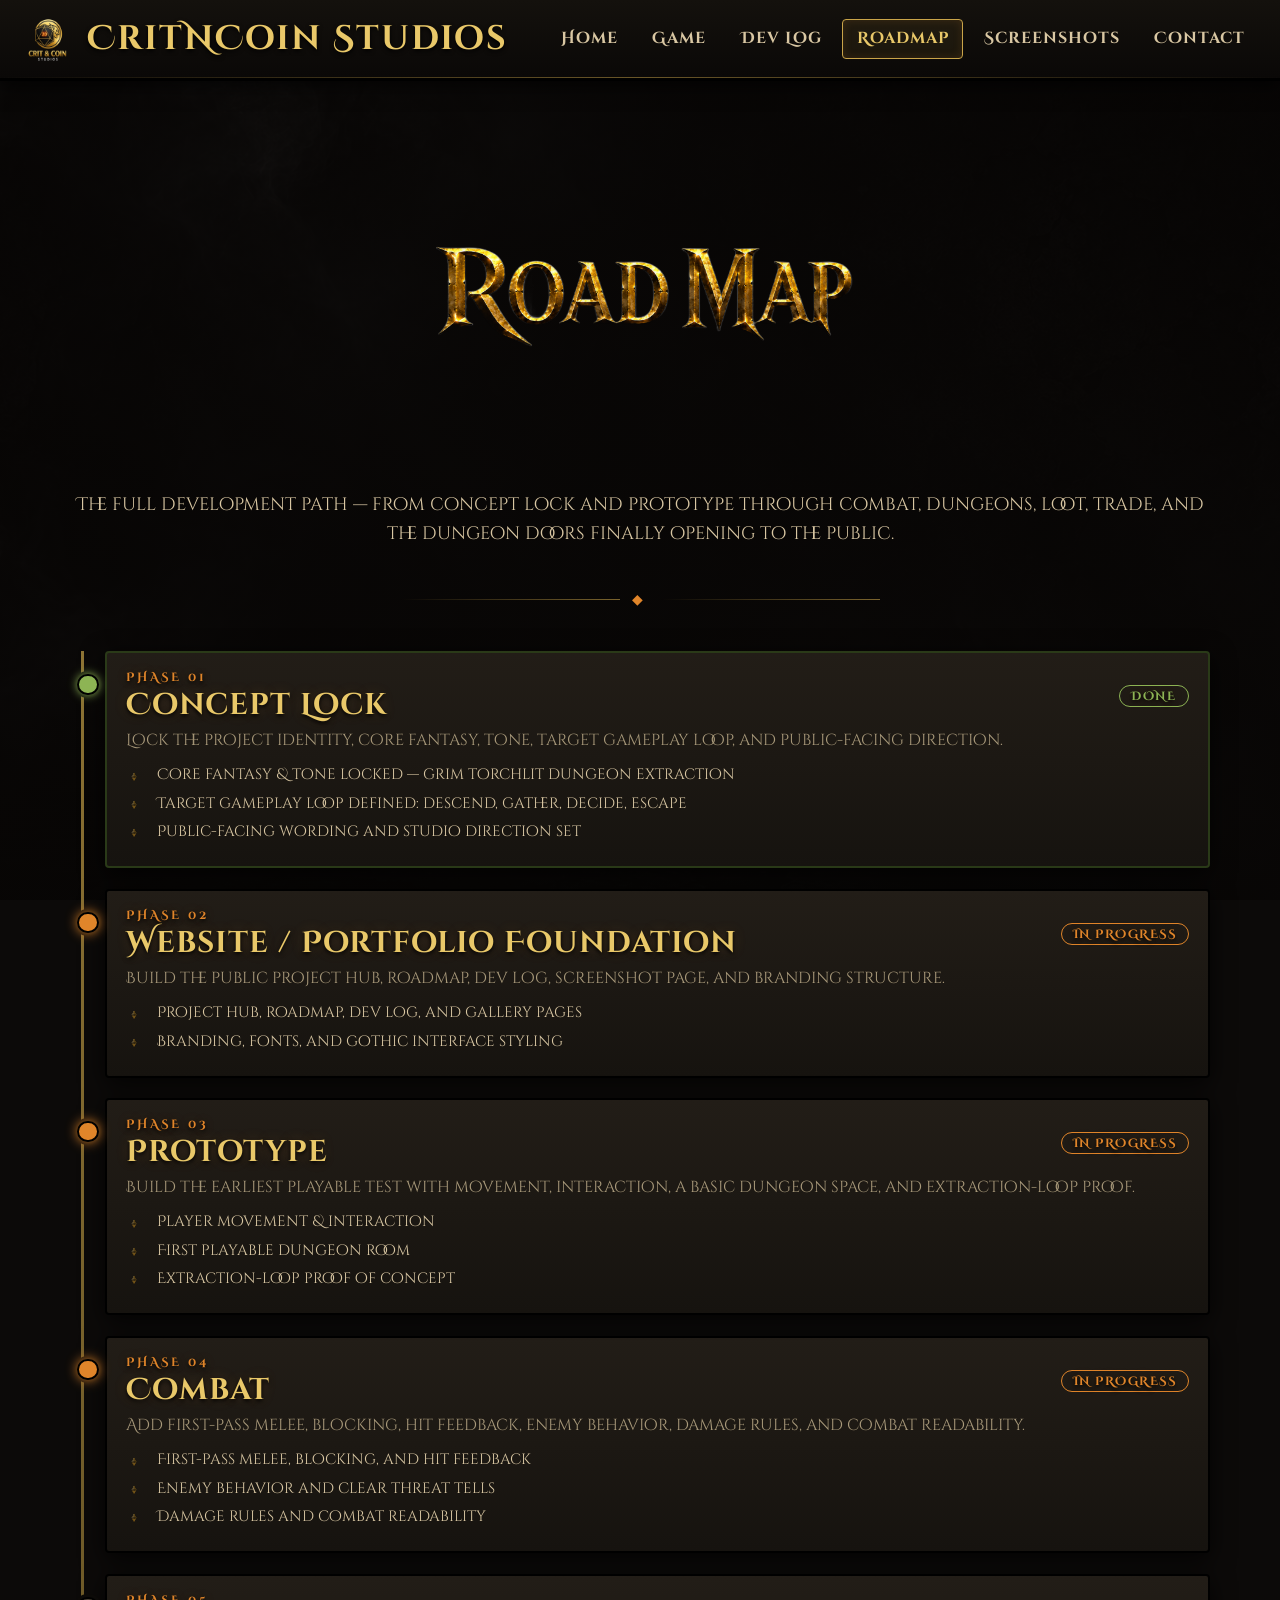
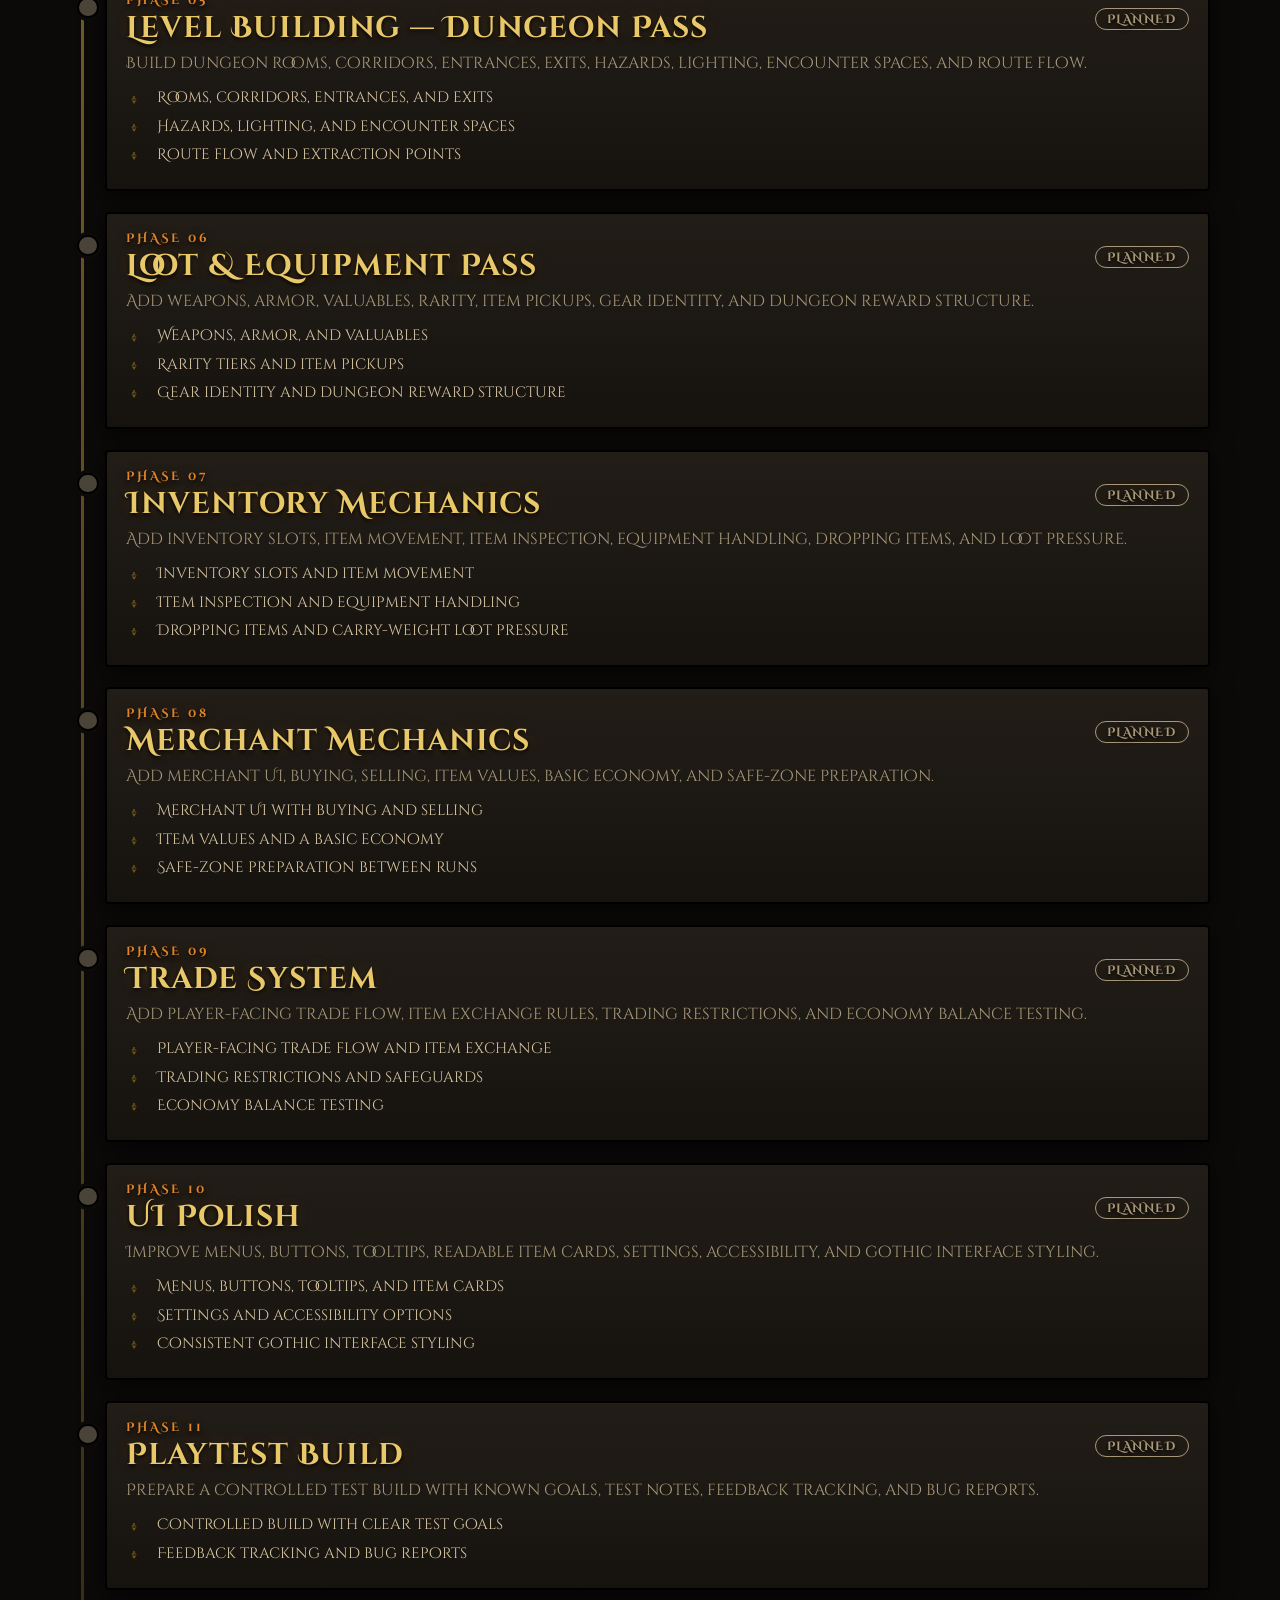
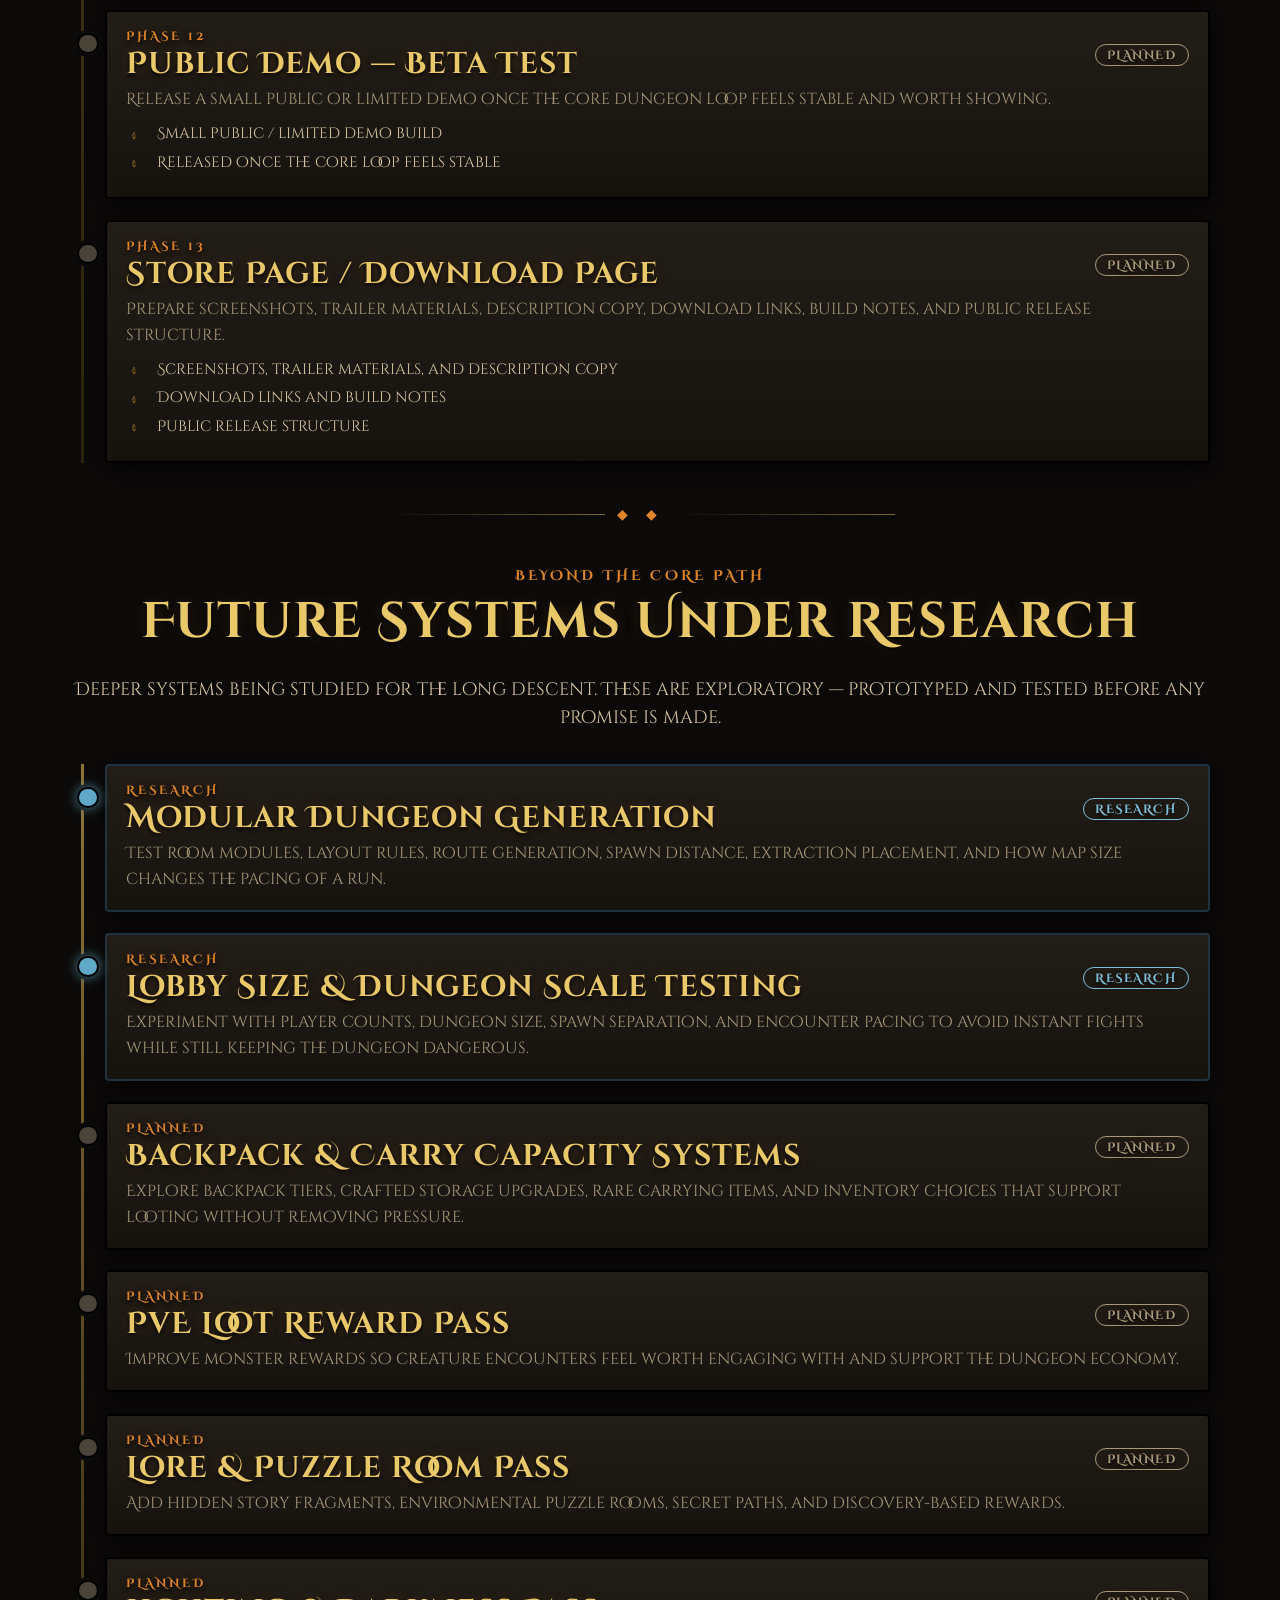
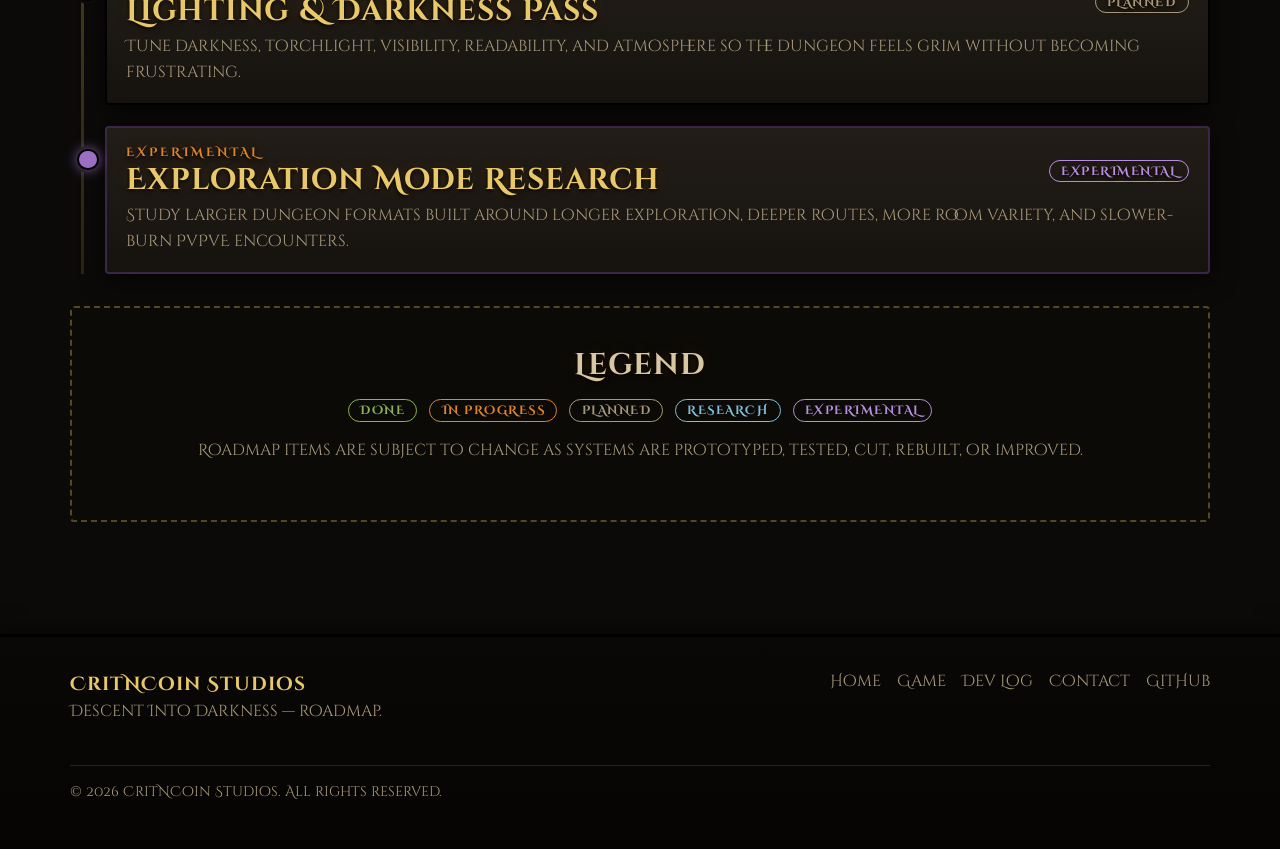
<file: projects/descent-into-darkness/roadmap/index.html>
<!DOCTYPE html>
<html lang="en">
<head>
  <meta charset="UTF-8" />
  <meta name="viewport" content="width=device-width, initial-scale=1.0" />
  <title>Roadmap | Descent Into Darkness</title>
  <meta name="description"
    content="Development roadmap for Descent Into Darkness — prototype to public demo, milestone by milestone." />

  <!-- Three folders deep -> ../../../ -->
  <link rel="stylesheet" href="../../../css/style.css" />
</head>
<body>

  <header class="site-header">
    <a class="nav-title" href="../../../index.html">
      <img src="../../../assets/images/branding/company-logo-title.png" alt="CritNCoin Studios crest" />
      <span>CritNCoin Studios</span>
    </a>
    <nav class="nav-links" aria-label="Primary">
      <a href="../../../index.html">Home</a>
      <a href="../index.html">Game</a>
      <a href="../devlog/">Dev Log</a>
      <a href="index.html" class="active">Roadmap</a>
      <a href="../screenshots/">Screenshots</a>
      <a href="../../../contact/">Contact</a>
    </nav>
  </header>

  <main class="page-wrap">

    <div class="page-title">
      <img class="page-title-png"
           src="../../../assets/images/titles/roadmap-title.png" alt="Road Map" />
    </div>
    <p class="lead text-center">The full development path — from concept lock and prototype through combat, dungeons, loot, trade, and the dungeon doors finally opening to the public.</p>

    <div class="section-divider"><span class="diamond">&#9670;</span></div>

    <div class="roadmap-timeline">

      <!-- 01 -->
      <div class="roadmap-item status-done">
        <h3>
          <span><span class="roadmap-phase">Phase 01</span>Concept Lock</span>
          <span class="roadmap-badge">Done</span>
        </h3>
        <p>Lock the project identity, core fantasy, tone, target gameplay loop, and public-facing direction.</p>
        <ul class="gothic-list">
          <li>Core fantasy &amp; tone locked — grim torchlit dungeon extraction</li>
          <li>Target gameplay loop defined: descend, gather, decide, escape</li>
          <li>Public-facing wording and studio direction set</li>
        </ul>
      </div>

      <!-- 02 -->
      <div class="roadmap-item status-progress">
        <h3>
          <span><span class="roadmap-phase">Phase 02</span>Website / Portfolio Foundation</span>
          <span class="roadmap-badge">In Progress</span>
        </h3>
        <p>Build the public project hub, roadmap, dev log, screenshot page, and branding structure.</p>
        <ul class="gothic-list">
          <li>Project hub, roadmap, dev log, and gallery pages</li>
          <li>Branding, fonts, and gothic interface styling</li>
        </ul>
      </div>

      <!-- 03 -->
      <div class="roadmap-item status-progress">
        <h3>
          <span><span class="roadmap-phase">Phase 03</span>Prototype</span>
          <span class="roadmap-badge">In Progress</span>
        </h3>
        <p>Build the earliest playable test with movement, interaction, a basic dungeon space, and extraction-loop proof.</p>
        <ul class="gothic-list">
          <li>Player movement &amp; interaction</li>
          <li>First playable dungeon room</li>
          <li>Extraction-loop proof of concept</li>
        </ul>
      </div>

      <!-- 04 -->
      <div class="roadmap-item status-progress">
        <h3>
          <span><span class="roadmap-phase">Phase 04</span>Combat</span>
          <span class="roadmap-badge">In Progress</span>
        </h3>
        <p>Add first-pass melee, blocking, hit feedback, enemy behavior, damage rules, and combat readability.</p>
        <ul class="gothic-list">
          <li>First-pass melee, blocking, and hit feedback</li>
          <li>Enemy behavior and clear threat tells</li>
          <li>Damage rules and combat readability</li>
        </ul>
      </div>

      <!-- 05 -->
      <div class="roadmap-item status-planned">
        <h3>
          <span><span class="roadmap-phase">Phase 05</span>Level Building — Dungeon Pass</span>
          <span class="roadmap-badge">Planned</span>
        </h3>
        <p>Build dungeon rooms, corridors, entrances, exits, hazards, lighting, encounter spaces, and route flow.</p>
        <ul class="gothic-list">
          <li>Rooms, corridors, entrances, and exits</li>
          <li>Hazards, lighting, and encounter spaces</li>
          <li>Route flow and extraction points</li>
        </ul>
      </div>

      <!-- 06 -->
      <div class="roadmap-item status-planned">
        <h3>
          <span><span class="roadmap-phase">Phase 06</span>Loot &amp; Equipment Pass</span>
          <span class="roadmap-badge">Planned</span>
        </h3>
        <p>Add weapons, armor, valuables, rarity, item pickups, gear identity, and dungeon reward structure.</p>
        <ul class="gothic-list">
          <li>Weapons, armor, and valuables</li>
          <li>Rarity tiers and item pickups</li>
          <li>Gear identity and dungeon reward structure</li>
        </ul>
      </div>

      <!-- 07 -->
      <div class="roadmap-item status-planned">
        <h3>
          <span><span class="roadmap-phase">Phase 07</span>Inventory Mechanics</span>
          <span class="roadmap-badge">Planned</span>
        </h3>
        <p>Add inventory slots, item movement, item inspection, equipment handling, dropping items, and loot pressure.</p>
        <ul class="gothic-list">
          <li>Inventory slots and item movement</li>
          <li>Item inspection and equipment handling</li>
          <li>Dropping items and carry-weight loot pressure</li>
        </ul>
      </div>

      <!-- 08 -->
      <div class="roadmap-item status-planned">
        <h3>
          <span><span class="roadmap-phase">Phase 08</span>Merchant Mechanics</span>
          <span class="roadmap-badge">Planned</span>
        </h3>
        <p>Add merchant UI, buying, selling, item values, basic economy, and safe-zone preparation.</p>
        <ul class="gothic-list">
          <li>Merchant UI with buying and selling</li>
          <li>Item values and a basic economy</li>
          <li>Safe-zone preparation between runs</li>
        </ul>
      </div>

      <!-- 09 -->
      <div class="roadmap-item status-planned">
        <h3>
          <span><span class="roadmap-phase">Phase 09</span>Trade System</span>
          <span class="roadmap-badge">Planned</span>
        </h3>
        <p>Add player-facing trade flow, item exchange rules, trading restrictions, and economy balance testing.</p>
        <ul class="gothic-list">
          <li>Player-facing trade flow and item exchange</li>
          <li>Trading restrictions and safeguards</li>
          <li>Economy balance testing</li>
        </ul>
      </div>

      <!-- 10 -->
      <div class="roadmap-item status-planned">
        <h3>
          <span><span class="roadmap-phase">Phase 10</span>UI Polish</span>
          <span class="roadmap-badge">Planned</span>
        </h3>
        <p>Improve menus, buttons, tooltips, readable item cards, settings, accessibility, and gothic interface styling.</p>
        <ul class="gothic-list">
          <li>Menus, buttons, tooltips, and item cards</li>
          <li>Settings and accessibility options</li>
          <li>Consistent gothic interface styling</li>
        </ul>
      </div>

      <!-- 11 -->
      <div class="roadmap-item status-planned">
        <h3>
          <span><span class="roadmap-phase">Phase 11</span>Playtest Build</span>
          <span class="roadmap-badge">Planned</span>
        </h3>
        <p>Prepare a controlled test build with known goals, test notes, feedback tracking, and bug reports.</p>
        <ul class="gothic-list">
          <li>Controlled build with clear test goals</li>
          <li>Feedback tracking and bug reports</li>
        </ul>
      </div>

      <!-- 12 -->
      <div class="roadmap-item status-planned">
        <h3>
          <span><span class="roadmap-phase">Phase 12</span>Public Demo — Beta Test</span>
          <span class="roadmap-badge">Planned</span>
        </h3>
        <p>Release a small public or limited demo once the core dungeon loop feels stable and worth showing.</p>
        <ul class="gothic-list">
          <li>Small public / limited demo build</li>
          <li>Released once the core loop feels stable</li>
        </ul>
      </div>

      <!-- 13 -->
      <div class="roadmap-item status-planned">
        <h3>
          <span><span class="roadmap-phase">Phase 13</span>Store Page / Download Page</span>
          <span class="roadmap-badge">Planned</span>
        </h3>
        <p>Prepare screenshots, trailer materials, description copy, download links, build notes, and public release structure.</p>
        <ul class="gothic-list">
          <li>Screenshots, trailer materials, and description copy</li>
          <li>Download links and build notes</li>
          <li>Public release structure</li>
        </ul>
      </div>

    </div>

    <div class="section-divider">
      <span class="diamond">&#9670;</span>
      <span class="diamond">&#9670;</span>
    </div>

    <!-- FUTURE SYSTEMS UNDER RESEARCH -->
    <section aria-labelledby="future-h">
      <p class="small-label text-center">Beyond the Core Path</p>
      <h2 id="future-h" class="text-center">Future Systems Under Research</h2>
      <p class="lead text-center">
        Deeper systems being studied for the long descent. These are exploratory —
        prototyped and tested before any promise is made.
      </p>

      <div class="roadmap-timeline mt-2">

        <div class="roadmap-item status-research">
          <h3>
            <span><span class="roadmap-phase">Research</span>Modular Dungeon Generation</span>
            <span class="roadmap-badge">Research</span>
          </h3>
          <p>Test room modules, layout rules, route generation, spawn distance, extraction placement, and how map size changes the pacing of a run.</p>
        </div>

        <div class="roadmap-item status-research">
          <h3>
            <span><span class="roadmap-phase">Research</span>Lobby Size &amp; Dungeon Scale Testing</span>
            <span class="roadmap-badge">Research</span>
          </h3>
          <p>Experiment with player counts, dungeon size, spawn separation, and encounter pacing to avoid instant fights while still keeping the dungeon dangerous.</p>
        </div>

        <div class="roadmap-item status-planned">
          <h3>
            <span><span class="roadmap-phase">Planned</span>Backpack &amp; Carry Capacity Systems</span>
            <span class="roadmap-badge">Planned</span>
          </h3>
          <p>Explore backpack tiers, crafted storage upgrades, rare carrying items, and inventory choices that support looting without removing pressure.</p>
        </div>

        <div class="roadmap-item status-planned">
          <h3>
            <span><span class="roadmap-phase">Planned</span>PvE Loot Reward Pass</span>
            <span class="roadmap-badge">Planned</span>
          </h3>
          <p>Improve monster rewards so creature encounters feel worth engaging with and support the dungeon economy.</p>
        </div>

        <div class="roadmap-item status-planned">
          <h3>
            <span><span class="roadmap-phase">Planned</span>Lore &amp; Puzzle Room Pass</span>
            <span class="roadmap-badge">Planned</span>
          </h3>
          <p>Add hidden story fragments, environmental puzzle rooms, secret paths, and discovery-based rewards.</p>
        </div>

        <div class="roadmap-item status-planned">
          <h3>
            <span><span class="roadmap-phase">Planned</span>Lighting &amp; Darkness Pass</span>
            <span class="roadmap-badge">Planned</span>
          </h3>
          <p>Tune darkness, torchlight, visibility, readability, and atmosphere so the dungeon feels grim without becoming frustrating.</p>
        </div>

        <div class="roadmap-item status-experimental">
          <h3>
            <span><span class="roadmap-phase">Experimental</span>Exploration Mode Research</span>
            <span class="roadmap-badge">Experimental</span>
          </h3>
          <p>Study larger dungeon formats built around longer exploration, deeper routes, more room variety, and slower-burn PvPvE encounters.</p>
        </div>

      </div>
    </section>

    <div class="empty-panel">
      <h3>Legend</h3>
      <p>
        <span class="roadmap-badge" style="color:var(--green-bright)">Done</span> &nbsp;
        <span class="roadmap-badge" style="color:var(--torch)">In Progress</span> &nbsp;
        <span class="roadmap-badge" style="color:var(--parchment-dim)">Planned</span> &nbsp;
        <span class="roadmap-badge" style="color:#7fc1dc">Research</span> &nbsp;
        <span class="roadmap-badge" style="color:#b78fe0">Experimental</span>
      </p>
      <p class="muted">Roadmap items are subject to change as systems are prototyped, tested, cut, rebuilt, or improved.</p>
    </div>

  </main>

  <footer class="site-footer">
    <div class="footer-inner">
      <div>
        <div class="footer-brand">CritNCoin Studios</div>
        <p class="muted">Descent Into Darkness — roadmap.</p>
      </div>
      <nav aria-label="Footer">
        <a href="../../../index.html">Home</a>
        <a href="../index.html">Game</a>
        <a href="../devlog/">Dev Log</a>
        <a href="../../../contact/">Contact</a>
        <a href="https://github.com/CritnCoin" target="_blank" rel="noopener noreferrer">GitHub</a>
      </nav>
      <p class="footer-note">&copy; <span data-year>2026</span> CritNCoin Studios. All rights reserved.</p>
    </div>
  </footer>

  <script src="../../../js/main.js"></script>
</body>
</html>
</file>
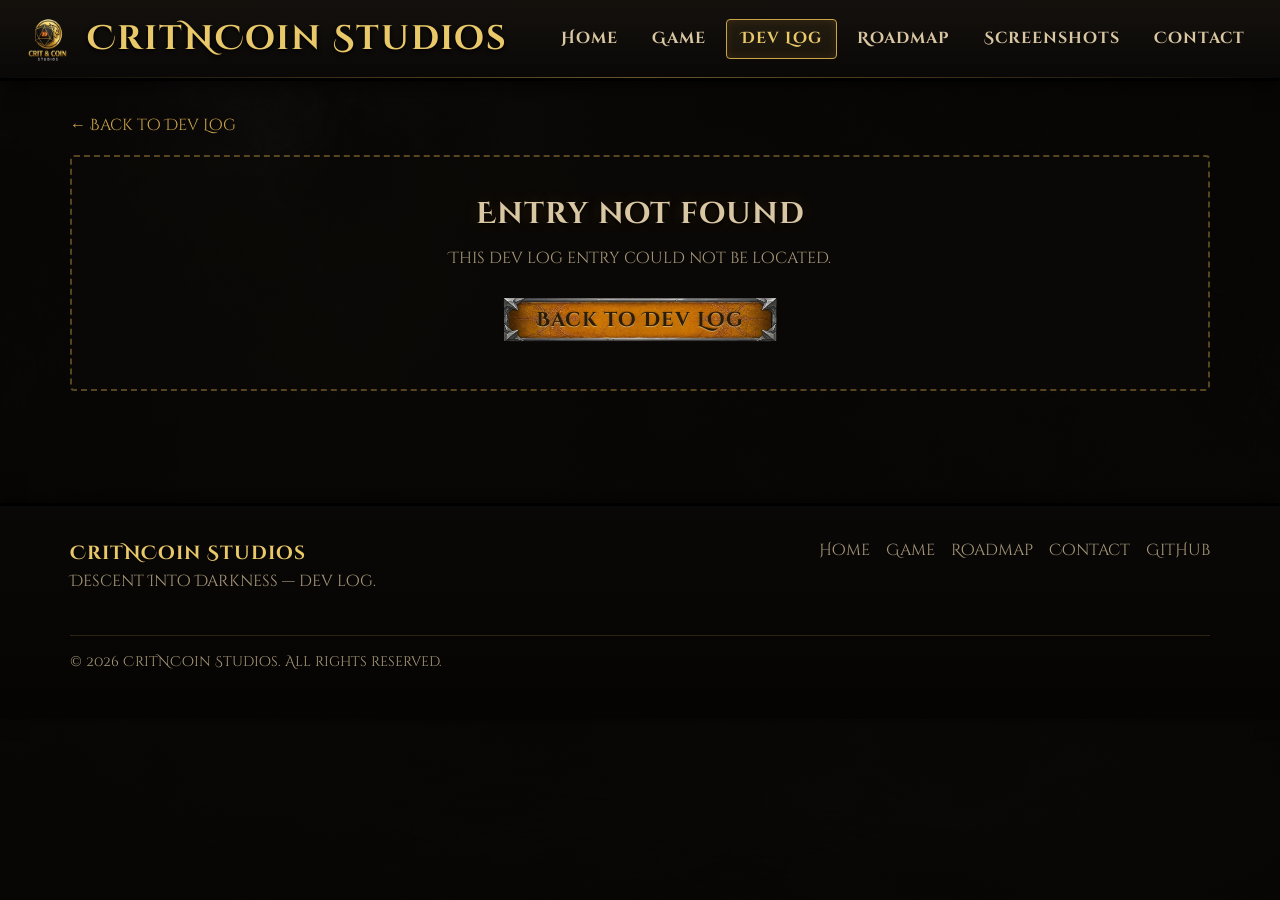
<file: projects/descent-into-darkness/devlog/post.html>
<!DOCTYPE html>
<html lang="en">
<head>
  <meta charset="UTF-8" />
  <meta name="viewport" content="width=device-width, initial-scale=1.0" />
  <title>Dev Log Post | Descent Into Darkness</title>
  <meta name="description"
    content="A development log entry for Descent Into Darkness by CritNCoin Studios." />

  <!-- Three folders deep -> ../../../ -->
  <link rel="stylesheet" href="../../../css/style.css" />
</head>
<body>

  <header class="site-header">
    <a class="nav-title" href="../../../index.html">
      <img src="../../../assets/images/branding/company-logo-title.png" alt="CritNCoin Studios crest" />
      <span>CritNCoin Studios</span>
    </a>
    <nav class="nav-links" aria-label="Primary">
      <a href="../../../index.html">Home</a>
      <a href="../index.html">Game</a>
      <a href="index.html" class="active">Dev Log</a>
      <a href="../roadmap/">Roadmap</a>
      <a href="../screenshots/">Screenshots</a>
      <a href="../../../contact/">Contact</a>
    </nav>
  </header>

  <main class="page-wrap">

    <p><a href="index.html">&larr; Back to Dev Log</a></p>

    <!-- The single post is rendered here from posts.json by js/blog.js,
         keyed by the ?id= in the URL. data-posts is relative to this page. -->
    <article id="post-article" data-posts="posts.json">
      <div class="loading-spinner" aria-hidden="true"></div>
      <p class="text-center muted">Unsealing the page…</p>
    </article>

    <noscript>
      <div class="empty-panel mt-2">
        <h3>JavaScript required</h3>
        <p class="muted">Dev log entries are loaded dynamically. Enable JavaScript to read this post.</p>
      </div>
    </noscript>

  </main>

  <footer class="site-footer">
    <div class="footer-inner">
      <div>
        <div class="footer-brand">CritNCoin Studios</div>
        <p class="muted">Descent Into Darkness — dev log.</p>
      </div>
      <nav aria-label="Footer">
        <a href="../../../index.html">Home</a>
        <a href="../index.html">Game</a>
        <a href="../roadmap/">Roadmap</a>
        <a href="../../../contact/">Contact</a>
        <a href="https://github.com/CritnCoin" target="_blank" rel="noopener noreferrer">GitHub</a>
      </nav>
      <p class="footer-note">&copy; <span data-year>2026</span> CritNCoin Studios. All rights reserved.</p>
    </div>
  </footer>

  <script src="../../../js/main.js"></script>
  <script src="../../../js/blog.js"></script>
</body>
</html>
</file>
<file: css/style.css>
/* =====================================================================
   CritNCoin Studios — Universal Stylesheet
   Dark fantasy / grimy dungeon-crawler / old-school gothic RPG menu feel.
   One file, used by every page. Paths here are relative to /css/, so
   assets are reached with ../assets/...  regardless of page depth.
   ===================================================================== */

/* ---------------------------------------------------------------------
   1. FONTS
   "Kingdom" -> display family for headings, titles, hero text, nav title,
   button labels. It now maps to Cinzel Decorative Bold (the Kingdom face
   was retired); the alias is kept so every existing rule picks it up.
   Cinzel Decorative -> body, cards, descriptions, general text.
   --------------------------------------------------------------------- */
@font-face {
  font-family: "Kingdom";
  src: url("../assets/fonts/CinzelDecorative-Bold.ttf") format("truetype");
  font-weight: normal;
  font-style: normal;
  font-display: swap;
}
@font-face {
  font-family: "Cinzel Decorative";
  src: url("../assets/fonts/CinzelDecorative-Regular.ttf") format("truetype");
  font-weight: 400;
  font-style: normal;
  font-display: swap;
}
@font-face {
  font-family: "Cinzel Decorative";
  src: url("../assets/fonts/CinzelDecorative-Bold.ttf") format("truetype");
  font-weight: 700;
  font-style: normal;
  font-display: swap;
}
@font-face {
  font-family: "Cinzel Decorative";
  src: url("../assets/fonts/CinzelDecorative-Black.ttf") format("truetype");
  font-weight: 900;
  font-style: normal;
  font-display: swap;
}

/* ---------------------------------------------------------------------
   2. THEME TOKENS
   --------------------------------------------------------------------- */
:root {
  --iron-black:    #0c0a09;   /* deepest dungeon black */
  --iron:          #16130f;   /* black iron panels     */
  --iron-light:    #221d17;   /* raised iron           */
  --stone:         #1b1814;   /* stone wall base       */
  --parchment:     #d9c7a3;   /* worn parchment text   */
  --parchment-dim: #a8997a;   /* faded parchment       */
  --gold:          #c9a449;   /* worn gold trim        */
  --gold-bright:   #e9c869;   /* lit gold              */
  --blood:         #8c1c13;   /* blood red accent      */
  --blood-bright:  #c0301f;   /* lit blood red         */
  --torch:         #e0852a;   /* torchlight orange     */
  --green-rune:    #5d7d3a;   /* moss/rune green       */
  --green-bright:  #8db454;

  --border-iron:   2px solid #000;
  --trim-gold:     1px solid var(--gold);
  --radius:        4px;
  --shadow-deep:   0 6px 24px rgba(0,0,0,0.75);
  --shadow-inset:  inset 0 0 24px rgba(0,0,0,0.85);

  --maxw: 1180px;
}

/* ---------------------------------------------------------------------
   3. BASE / RESET
   Custom dungeon cursors applied globally (32x32, with fallbacks).
   --------------------------------------------------------------------- */
* { box-sizing: border-box; }

html { scroll-behavior: smooth; }

body {
  margin: 0;
  min-height: 100vh;
  font-family: "Cinzel Decorative", Georgia, "Times New Roman", serif;
  color: var(--parchment);
  background-color: var(--iron-black);
  background-image:
    linear-gradient(rgba(8,6,5,0.86), rgba(8,6,5,0.92)),
    url("../assets/images/backgrounds/hero-background.png");
  background-size: cover;
  background-position: center top;
  background-attachment: fixed;
  line-height: 1.6;
  /* 64x64 cursors — hotspots scaled 2x from the original 32x32 art */
  cursor: url("../assets/cursors/cursor-default.png") 8 4, auto;
}

a, button, .btn, .nav-links a, summary,
[role="button"], .thumbnail-frame, .devlog-card {
  cursor: url("../assets/cursors/cursor-pointer.png") 12 6, pointer;
}

img { max-width: 100%; height: auto; display: block; }

/* Titles / headers use the Kingdom display font ONLY (generic serif is a
   last-resort fallback if the font file fails to load). Sizes bumped up. */
h1, h2, h3, .display {
  font-family: "Kingdom", serif;
  font-weight: normal;
  letter-spacing: 1px;
  color: var(--gold-bright);
  text-shadow: 0 2px 4px #000, 0 0 14px rgba(224,133,42,0.18);
  margin: 0 0 0.5em;
  line-height: 1.15;
}

h1 { font-size: clamp(2.6rem, 7vw, 4.8rem); }
h2 { font-size: clamp(1.9rem, 5vw, 3.1rem); }
h3 { font-size: clamp(1.35rem, 3.4vw, 1.85rem); }

p { margin: 0 0 1em; }

a { color: var(--gold); text-decoration: none; transition: color 0.15s ease; }
a:hover { color: var(--gold-bright); }

/* shared content width wrapper */
.page-wrap {
  max-width: var(--maxw);
  margin: 0 auto;
  padding: 2rem 1.25rem 4rem;
}

.small-label {
  font-family: "Kingdom", serif;
  text-transform: uppercase;
  letter-spacing: 3px;
  font-size: 0.85rem;
  color: var(--torch);
  margin-bottom: 0.4rem;
}

/* ---------------------------------------------------------------------
   4. TOP NAVIGATION  (CSS gothic bar, responsive)
   --------------------------------------------------------------------- */
.site-header {
  position: sticky;
  top: 0;
  z-index: 50;
  display: flex;
  align-items: center;
  justify-content: space-between;
  gap: 1rem;
  flex-wrap: wrap;
  padding: 0.7rem 1.25rem;
  background:
    linear-gradient(180deg, #14110d 0%, #0a0807 100%);
  border-bottom: 3px solid #000;
  box-shadow: 0 4px 18px rgba(0,0,0,0.7);
}
.site-header::before {
  /* thin gold trim line under the bar */
  content: "";
  position: absolute;
  left: 0; right: 0; bottom: 0;
  height: 1px;
  background: linear-gradient(90deg, transparent, var(--gold), transparent);
  opacity: 0.5;
}

.nav-title {
  font-family: "Kingdom", serif;
  font-size: 2.1rem;
  color: var(--gold-bright);
  letter-spacing: 2px;
  text-shadow: 0 2px 4px #000;
  display: flex;
  align-items: center;
  gap: 0.7rem;
}
.nav-title img { height: 56px; width: auto; }

.nav-links {
  display: flex;
  flex-wrap: wrap;
  align-items: center;
  gap: 0.35rem;
}
.nav-links a {
  font-family: "Kingdom", serif;
  font-size: 1rem;
  letter-spacing: 1px;
  color: var(--parchment);
  padding: 0.4rem 0.85rem;
  border: 1px solid transparent;
  border-radius: var(--radius);
  transition: all 0.15s ease;
}
.nav-links a:hover,
.nav-links a.active {
  color: var(--gold-bright);
  border-color: var(--gold);
  background: rgba(201,164,73,0.08);
  box-shadow: inset 0 0 10px rgba(224,133,42,0.15);
}
.nav-links a.github::after { content: " \2197"; font-size: 0.75em; }

/* ---------------------------------------------------------------------
   5. PANELS / IRON SECTIONS
   --------------------------------------------------------------------- */
.panel {
  position: relative;
  background:
    linear-gradient(180deg, var(--iron-light), var(--iron));
  border: var(--border-iron);
  border-radius: var(--radius);
  box-shadow: var(--shadow-deep);
  padding: 1.75rem;
  margin: 0 0 1.75rem;
}
.panel.gold-trim { outline: var(--trim-gold); outline-offset: -7px; }

/* worn-parchment variant for readable text blocks */
.panel.parchment {
  color: #2c2418;
  background:
    linear-gradient(180deg, #d9c7a3, #c8b388);
  text-shadow: none;
}
.panel.parchment h1,
.panel.parchment h2,
.panel.parchment h3 {
  color: #4a2d12;
  text-shadow: 0 1px 0 rgba(255,255,255,0.25);
}
/* Bullet lists/links inside a parchment panel must use dark ink — the
   default light parchment text washes out on the light background. */
.panel.parchment ul.gothic-list li,
.panel.parchment li,
.panel.parchment p,
.panel.parchment .muted { color: #2c2418; }
.panel.parchment a { color: #6e3d12; }
.panel.parchment a:hover { color: #4a2d12; }

/* ---------------------------------------------------------------------
   6. HERO
   --------------------------------------------------------------------- */
.hero {
  text-align: center;
  padding: 3rem 1.25rem 2.5rem;
  border-bottom: 1px solid rgba(201,164,73,0.25);
  margin-bottom: 2.5rem;
}
.hero .logo-title {
  max-width: 360px;
  margin: 0 auto 1.25rem;
  filter: drop-shadow(0 6px 18px rgba(0,0,0,0.8));
}
.hero h1 { margin-bottom: 0.4rem; }
.hero .hero-text {
  max-width: 720px;
  margin: 0 auto 1.5rem;
  color: var(--parchment);
  font-size: 1.05rem;
}
.hero .button-row {
  display: flex;
  flex-wrap: wrap;
  gap: 0.85rem;
  justify-content: center;
}

/* big clickable PNG title art (game title, etc.) */
.title-art-link { display: inline-block; }
.title-art-link img {
  max-width: 100%;
  transition: transform 0.18s ease, filter 0.18s ease;
  filter: drop-shadow(0 6px 16px rgba(0,0,0,0.8));
}
.title-art-link:hover img {
  transform: scale(1.02);
  filter: drop-shadow(0 8px 22px rgba(224,133,42,0.35));
}
/* plaque-style title links (Dev Log / Road Map) glow + lift on hover */
.title-plaque { transition: transform 0.18s ease, box-shadow 0.2s ease, color 0.18s ease; }
.title-art-link:hover .title-plaque {
  transform: translateY(-3px);
  color: #fff;
  box-shadow: var(--shadow-deep), 0 0 24px rgba(224,133,42,0.45);
}

/* PNG section titles (Dev Log / Road Map art) — sized + continuously
   breathing/glowing, matching the game-title treatment in the hero */
.section-title-png {
  width: 100%;
  max-width: 300px;
  margin: 0 auto;
}
/* page-header title art (Dev Log / Road Map page tops) — larger, with the
   same continuous float + gold glow as the game title */
.page-title-png {
  width: 100%;
  max-width: 440px;
  margin: 0 auto;
  animation: float-soft 6s ease-in-out infinite,
             title-glow 5s ease-in-out infinite;
}
.title-art-anim img {
  animation: float-soft 6s ease-in-out infinite,
             title-glow 5s ease-in-out infinite;
}
/* stagger the roadmap title so the pair don't pulse in lockstep */
.two-col .title-art-anim:nth-of-type(2) img {
  animation-delay: 0.5s, 0.8s;
}

/* ---------------------------------------------------------------------
   7. PAGE TITLE PLAQUE (used when a title PNG is missing — WIP)
   --------------------------------------------------------------------- */
.page-title {
  text-align: center;
  margin: 1rem auto 2rem;
}
.title-plaque {
  display: inline-block;
  font-family: "Kingdom", serif;
  font-size: clamp(2.4rem, 7vw, 4.1rem);
  color: var(--gold-bright);
  padding: 0.5rem 2.5rem;
  background: linear-gradient(180deg, #1a1611, #0c0a08);
  border: var(--border-iron);
  outline: var(--trim-gold);
  outline-offset: -6px;
  border-radius: var(--radius);
  box-shadow: var(--shadow-deep);
  text-shadow: 0 2px 6px #000, 0 0 18px rgba(224,133,42,0.25);
}

/* ---------------------------------------------------------------------
   8. CARD GRID  (projects, research, pillars)
   --------------------------------------------------------------------- */
.card-grid {
  display: grid;
  grid-template-columns: repeat(auto-fit, minmax(260px, 1fr));
  gap: 1.25rem;
  margin: 0 0 2rem;
}
.card {
  position: relative;
  background: linear-gradient(180deg, var(--iron-light), var(--iron));
  border: var(--border-iron);
  border-radius: var(--radius);
  box-shadow: var(--shadow-deep), var(--shadow-inset);
  padding: 1.4rem 1.4rem 1.6rem;
  display: flex;
  flex-direction: column;
  transition: transform 0.15s ease, border-color 0.15s ease;
}
.card::after {
  content: "";
  position: absolute;
  inset: 5px;
  border: var(--trim-gold);
  border-radius: 2px;
  opacity: 0.35;
  pointer-events: none;
}
.card:hover { transform: translateY(-3px); }
.card:hover::after { opacity: 0.7; }
.card .card-kicker {
  font-family: "Kingdom", serif;
  color: var(--torch);
  letter-spacing: 2px;
  text-transform: uppercase;
  font-size: 0.8rem;
  margin-bottom: 0.3rem;
}
.card h2, .card h3 { margin-bottom: 0.5rem; }
/* Cinzel Decorative is wide — keep card titles small enough that long
   single words (e.g. "Underground") fit on one line, wrapping only at
   spaces. overflow-wrap is a last-resort safety, not the normal path. */
.card h3 {
  font-size: clamp(0.98rem, 2.4vw, 1.25rem);
  letter-spacing: 0.2px;
  overflow-wrap: break-word;
}
.card p { color: var(--parchment-dim); flex: 1; }
.card .card-actions { margin-top: 1rem; display: flex; gap: 0.6rem; flex-wrap: wrap; }
.card img.card-art {
  border: 1px solid #000;
  border-radius: 2px;
  margin-bottom: 0.9rem;
}

/* ---------------------------------------------------------------------
   9. STATUS / COMING-SOON BADGES
   --------------------------------------------------------------------- */
.status-badge,
.coming-soon-badge {
  display: inline-block;
  font-family: "Kingdom", serif;
  font-size: 0.72rem;
  letter-spacing: 2px;
  text-transform: uppercase;
  padding: 0.2rem 0.7rem;
  border-radius: 999px;
  border: 1px solid currentColor;
}
.status-badge.live      { color: var(--green-bright); }
.status-badge.progress  { color: var(--torch); }
.status-badge.planned   { color: var(--parchment-dim); }
.coming-soon-badge {
  color: var(--blood-bright);
  background: rgba(140,28,19,0.12);
}

/* ---------------------------------------------------------------------
   10. BUTTONS
   --------------------------------------------------------------------- */
.btn {
  display: inline-block;
  font-family: "Kingdom", serif;
  font-size: 1.2rem;            /* ~19px desktop — larger, more readable label */
  letter-spacing: 1px;
  text-align: center;
  padding: 0.6rem 1.5rem;
  border: var(--border-iron);
  border-radius: var(--radius);
  background: linear-gradient(180deg, var(--iron-light), var(--iron));
  color: var(--parchment);
  box-shadow: 0 3px 0 #000, var(--shadow-inset);
  transition: transform 0.12s ease, box-shadow 0.18s ease,
              filter 0.15s ease, border-color 0.18s ease, color 0.15s ease;
  user-select: none;
}
/* Default (iron/gold) hover -> gold torchlight glow + slight lift */
.btn:hover {
  filter: brightness(1.15);
  color: var(--gold-bright);
  border-color: var(--gold);
  transform: translateY(-2px);
  /* soft faded halo only (no tight outline ring); offset down ~3px so it
     centers on the full button including its 5px black base ledge */
  box-shadow: 0 5px 0 #000, 0 3px 18px rgba(224,133,42,0.45), var(--shadow-inset);
}
.btn:active {
  transform: translateY(2px);
  box-shadow: 0 1px 0 #000, var(--shadow-inset);
}
.btn:focus-visible { outline: 2px solid var(--gold-bright); outline-offset: 3px; }

.btn-main  { color: var(--gold-bright); outline: var(--trim-gold); outline-offset: -6px; }
.btn-gold  {
  color: #1a1206;
  background: linear-gradient(180deg, var(--gold-bright), var(--gold));
  border-color: #5e4a18;
}
/* GOLD -> glowing gold on hover */
.btn-main:hover,
.btn-gold:hover {
  color: #000;
  border-color: var(--gold-bright);
  transform: translateY(-2px);
  box-shadow: 0 5px 0 #000, 0 3px 22px rgba(233,200,105,0.65), var(--shadow-inset);
}
.btn-red {
  color: #ffd9d2;
  background: linear-gradient(180deg, var(--blood-bright), var(--blood));
  border-color: #3a0c07;
}
/* RED / danger -> glowing blood-red on hover */
.btn-red:hover {
  color: #fff;
  border-color: var(--blood-bright);
  transform: translateY(-2px);
  box-shadow: 0 5px 0 #000, 0 3px 22px rgba(192,48,31,0.7), var(--shadow-inset);
}
.btn-green {
  color: #eaffd6;
  background: linear-gradient(180deg, var(--green-bright), var(--green-rune));
  border-color: #2a3a18;
}
/* GREEN / confirm -> glowing rune-green on hover */
.btn-green:hover {
  color: #fff;
  border-color: var(--green-bright);
  transform: translateY(-2px);
  box-shadow: 0 5px 0 #000, 0 3px 22px rgba(141,180,84,0.65), var(--shadow-inset);
}

.btn-disabled,
.btn[disabled],
.btn[aria-disabled="true"] {
  color: #6b6457;
  background: linear-gradient(180deg, #1a1815, #121009);
  filter: grayscale(0.5);
  box-shadow: none;
  cursor: not-allowed;
  pointer-events: none;
  opacity: 0.7;
}

/* image button: a PNG that acts as a button */
.btn-image {
  display: inline-block;
  padding: 0;
  border: none;
  background: none;
  box-shadow: none;
  transition: transform 0.15s ease, filter 0.15s ease;
}
.btn-image img { filter: drop-shadow(0 4px 10px rgba(0,0,0,0.7)); }
.btn-image:hover { transform: translateY(-2px); }
.btn-image:hover img { filter: drop-shadow(0 6px 16px rgba(224,133,42,0.4)); }
.btn-image:active { transform: translateY(1px); }

.button-row { display: flex; flex-wrap: wrap; gap: 0.85rem; }

/* ---------------------------------------------------------------------
   11. SECTION DIVIDER  ( diamonds + optional divider PNG )
   --------------------------------------------------------------------- */
.section-divider {
  display: flex;
  align-items: center;
  justify-content: center;
  gap: 0.75rem;
  margin: 2.5rem 0;
  color: var(--gold);
  font-size: 0.9rem;
  letter-spacing: 0.4em;
}
.section-divider::before,
.section-divider::after {
  content: "";
  height: 1px;
  flex: 1;
  max-width: 220px;
  background: linear-gradient(90deg, transparent, var(--gold), transparent);
  opacity: 0.6;
}
.section-divider .diamond { color: var(--torch); }
/* PNG divider variant: <div class="section-divider img"></div> */
.section-divider.img {
  height: 38px;
  background: center / contain no-repeat
    url("../assets/images/dividers/divider.png");
}
.section-divider.img::before,
.section-divider.img::after { display: none; }

/* gothic bullet list using the bullet PNG */
ul.gothic-list { list-style: none; padding-left: 0; margin: 0 0 1em; }
ul.gothic-list li {
  position: relative;
  padding-left: 1.9rem;
  margin-bottom: 0.5rem;
  color: var(--parchment);
}
ul.gothic-list li::before {
  content: "";
  position: absolute;
  left: 0; top: 0.35em;
  width: 1rem; height: 1rem;
  background: center / contain no-repeat
    url("../assets/images/icons/bullet.png");
}

/* ---------------------------------------------------------------------
   12. DEV LOG CARDS  (.devlog-card)
   parchment / black iron / gold trim
   --------------------------------------------------------------------- */
.devlog-list {
  display: grid;
  grid-template-columns: repeat(auto-fit, minmax(280px, 1fr));
  gap: 1.4rem;
}
.devlog-card {
  position: relative;
  background:
    linear-gradient(180deg, #1c1813, #100d0a);
  border: var(--border-iron);
  border-radius: var(--radius);
  box-shadow: var(--shadow-deep);
  padding: 1.3rem 1.3rem 1.5rem;
  display: flex;
  flex-direction: column;
  transition: transform 0.15s ease;
}
.devlog-card::before {
  content: "";
  position: absolute;
  inset: 6px;
  border: var(--trim-gold);
  opacity: 0.4;
  border-radius: 2px;
  pointer-events: none;
}
.devlog-card:hover { transform: translateY(-3px); }
.devlog-card .devlog-meta {
  display: flex;
  flex-wrap: wrap;
  gap: 0.5rem;
  align-items: center;
  margin-bottom: 0.6rem;
}
.date-badge {
  font-family: "Kingdom", serif;
  font-size: 0.75rem;
  letter-spacing: 1px;
  color: var(--parchment-dim);
  border: 1px solid #000;
  background: #000;
  padding: 0.15rem 0.6rem;
  border-radius: 3px;
}
.category-tag {
  font-family: "Kingdom", serif;
  font-size: 0.7rem;
  text-transform: uppercase;
  letter-spacing: 1.5px;
  padding: 0.15rem 0.6rem;
  border-radius: 3px;
  border: 1px solid currentColor;
}
.category-tag.update   { color: var(--gold-bright); }
.category-tag.patch    { color: var(--green-bright); }
.category-tag.screenshot { color: var(--torch); }
.category-tag.roadmap  { color: var(--blood-bright); }
.devlog-card h3 { margin: 0.2rem 0 0.5rem; }
.devlog-card p { color: var(--parchment-dim); flex: 1; }
.devlog-card .card-actions { margin-top: 1rem; }

/* ---------------------------------------------------------------------
   13. ROADMAP TIMELINE
   .roadmap-timeline .roadmap-item .status-done/.status-progress/.status-planned
   --------------------------------------------------------------------- */
.roadmap-timeline {
  position: relative;
  margin: 1rem 0 2rem;
  padding-left: 2.2rem;
}
.roadmap-timeline::before {
  content: "";
  position: absolute;
  left: 0.7rem; top: 0; bottom: 0;
  width: 3px;
  background: linear-gradient(180deg, var(--gold), #3a2e12);
  opacity: 0.7;
}
.roadmap-item {
  position: relative;
  background: linear-gradient(180deg, var(--iron-light), var(--iron));
  border: var(--border-iron);
  border-radius: var(--radius);
  box-shadow: var(--shadow-deep);
  padding: 1.1rem 1.2rem;
  margin-bottom: 1.3rem;
}
.roadmap-item::before {
  /* timeline node */
  content: "";
  position: absolute;
  left: -1.85rem; top: 1.3rem;
  width: 1.1rem; height: 1.1rem;
  border-radius: 50%;
  border: 2px solid #000;
  background: var(--parchment-dim);
  box-shadow: 0 0 0 3px #0c0a08;
}
.roadmap-item h3 {
  display: flex;
  align-items: center;
  justify-content: space-between;
  gap: 0.75rem;
  flex-wrap: wrap;
  margin-bottom: 0.4rem;
}
.roadmap-item p { color: var(--parchment-dim); margin: 0; }
/* small "Phase 01" kicker above each milestone title */
.roadmap-phase {
  display: block;
  font-family: "Kingdom", serif;
  font-size: 0.72rem;
  letter-spacing: 3px;
  text-transform: uppercase;
  color: var(--torch);
  margin-bottom: 0.25rem;
}
/* optional compact bullet list inside a roadmap item */
.roadmap-item ul.gothic-list { margin: 0.6rem 0 0; }
.roadmap-item ul.gothic-list li { font-size: 0.92rem; margin-bottom: 0.3rem; }
/* gentle lift + glow when hovering a milestone */
.roadmap-item { transition: transform 0.15s ease, box-shadow 0.2s ease, border-color 0.2s ease; }
.roadmap-item:hover {
  transform: translateX(3px);
  box-shadow: var(--shadow-deep), 0 0 16px rgba(224,133,42,0.22);
}
.roadmap-badge {
  font-family: "Kingdom", serif;
  font-size: 0.72rem;
  letter-spacing: 1.5px;
  text-transform: uppercase;
  padding: 0.2rem 0.7rem;
  border-radius: 999px;
  border: 1px solid currentColor;
  white-space: nowrap;
}
/* state colours on item + node + badge */
.roadmap-item.status-done    { border-color: #2a3a18; }
.roadmap-item.status-done::before    { background: var(--green-bright); box-shadow: 0 0 10px var(--green-bright), 0 0 0 3px #0c0a08; }
.roadmap-item.status-done .roadmap-badge { color: var(--green-bright); }

.roadmap-item.status-progress::before { background: var(--torch); box-shadow: 0 0 12px var(--torch), 0 0 0 3px #0c0a08; }
.roadmap-item.status-progress .roadmap-badge { color: var(--torch); }

.roadmap-item.status-planned::before  { background: #4a4337; }
.roadmap-item.status-planned .roadmap-badge { color: var(--parchment-dim); }
.roadmap-item.status-planned { opacity: 0.92; }

/* RESEARCH — cold arcane blue, marks systems still being studied */
.roadmap-item.status-research { border-color: #1f3340; opacity: 0.95; }
.roadmap-item.status-research::before { background: #5fa8c7; box-shadow: 0 0 12px rgba(95,168,199,0.8), 0 0 0 3px #0c0a08; }
.roadmap-item.status-research .roadmap-badge { color: #7fc1dc; }

/* EXPERIMENTAL — runic violet, marks unproven/speculative directions */
.roadmap-item.status-experimental { border-color: #3a2747; opacity: 0.95; }
.roadmap-item.status-experimental::before { background: #9b6fc4; box-shadow: 0 0 12px rgba(155,111,196,0.8), 0 0 0 3px #0c0a08; }
.roadmap-item.status-experimental .roadmap-badge { color: #b78fe0; }

/* ---------------------------------------------------------------------
   14. SCREENSHOT GALLERY
   .screenshot-frame .thumbnail-frame .thumbnail-selected .lightbox-frame
   --------------------------------------------------------------------- */
.screenshot-stage { text-align: center; margin-bottom: 1.5rem; }
.screenshot-frame {
  display: inline-block;
  max-width: 100%;
  padding: 12px;
  background: linear-gradient(180deg, #1a1611, #0b0908);
  border: 3px solid #000;
  outline: var(--trim-gold);
  outline-offset: -9px;
  border-radius: var(--radius);
  box-shadow: var(--shadow-deep);
  transition: outline-color 0.18s ease, box-shadow 0.2s ease, transform 0.15s ease;
}
/* screenshot frames light up gold on hover */
.screenshot-frame:hover {
  outline-color: var(--gold-bright);
  transform: translateY(-2px);
  box-shadow: var(--shadow-deep), 0 0 22px rgba(224,133,42,0.38);
}
.screenshot-frame img,
.screenshot-frame .frame-empty {
  border: 1px solid #000;
  border-radius: 2px;
}
.frame-empty {
  display: flex;
  align-items: center;
  justify-content: center;
  min-height: 320px;
  width: min(780px, 80vw);
  color: var(--parchment-dim);
  font-family: "Kingdom", serif;
  letter-spacing: 2px;
  background:
    repeating-linear-gradient(45deg, #14110d 0 14px, #100d0a 14px 28px);
}

.thumbnail-row {
  display: flex;
  flex-wrap: wrap;
  gap: 0.85rem;
  justify-content: center;
}
.thumbnail-frame {
  width: 132px;
  height: 88px;
  padding: 6px;
  background: linear-gradient(180deg, #1a1611, #0b0908);
  border: 2px solid #000;
  outline: 1px solid rgba(201,164,73,0.45);
  outline-offset: -5px;
  border-radius: 3px;
  display: flex;
  align-items: center;
  justify-content: center;
  color: var(--parchment-dim);
  font-size: 0.7rem;
  letter-spacing: 1px;
  transition: outline-color 0.15s ease, transform 0.12s ease;
}
.thumbnail-frame:hover { transform: translateY(-2px); outline-color: var(--gold); }
.thumbnail-frame img { width: 100%; height: 100%; object-fit: cover; border-radius: 2px; }
.thumbnail-selected,
.thumbnail-frame.thumbnail-selected {
  outline-color: var(--gold-bright);
  box-shadow: 0 0 14px rgba(224,133,42,0.4);
}

/* lightbox / modal */
.lightbox-frame {
  position: fixed;
  inset: 0;
  z-index: 100;
  display: none;
  align-items: center;
  justify-content: center;
  padding: 2rem;
  background: rgba(4,3,2,0.92);
}
.lightbox-frame.open { display: flex; }
.lightbox-frame .lightbox-inner {
  position: relative;
  padding: 14px;
  background: linear-gradient(180deg, #1a1611, #0b0908);
  border: 3px solid #000;
  outline: var(--trim-gold);
  outline-offset: -10px;
  border-radius: var(--radius);
  box-shadow: var(--shadow-deep);
  max-width: 92vw;
  max-height: 88vh;
}
.lightbox-frame img { max-width: 88vw; max-height: 80vh; }
.lightbox-close {
  position: absolute;
  top: -14px; right: -14px;
  width: 38px; height: 38px;
  border-radius: 50%;
  border: 2px solid #000;
  background: linear-gradient(180deg, var(--blood-bright), var(--blood));
  color: #fff;
  font-family: "Kingdom", serif;
  font-size: 1.2rem;
  line-height: 1;
  display: flex; align-items: center; justify-content: center;
}

/* ---------------------------------------------------------------------
   15. EMPTY / LOADING / WIP STATES
   --------------------------------------------------------------------- */
.empty-panel {
  text-align: center;
  padding: 2.5rem 1.5rem;
  border: 2px dashed rgba(201,164,73,0.4);
  border-radius: var(--radius);
  background: rgba(12,10,8,0.6);
  color: var(--parchment-dim);
}
.empty-panel h3 { color: var(--parchment); }

.under-construction-plaque {
  display: flex;
  align-items: center;
  justify-content: center;
  gap: 0.75rem;
  text-align: center;
  font-family: "Kingdom", serif;
  letter-spacing: 2px;
  color: #1a1206;
  background:
    repeating-linear-gradient(45deg, var(--torch) 0 18px, #2a1c0c 18px 36px);
  border: var(--border-iron);
  border-radius: var(--radius);
  padding: 0.9rem 1.4rem;
  box-shadow: var(--shadow-deep);
  text-shadow: 0 1px 0 rgba(255,255,255,0.2);
}

.loading-spinner {
  width: 42px; height: 42px;
  margin: 1.5rem auto;
  border: 4px solid rgba(201,164,73,0.25);
  border-top-color: var(--gold-bright);
  border-radius: 50%;
  animation: spin 0.9s linear infinite;
}
@keyframes spin { to { transform: rotate(360deg); } }

/* ---------------------------------------------------------------------
   16. FOOTER
   --------------------------------------------------------------------- */
.site-footer {
  border-top: 3px solid #000;
  background: linear-gradient(180deg, #0a0807, #050403);
  box-shadow: 0 -4px 18px rgba(0,0,0,0.6);
  margin-top: 3rem;
}
.site-footer .footer-inner {
  max-width: var(--maxw);
  margin: 0 auto;
  padding: 2rem 1.25rem;
  display: flex;
  flex-wrap: wrap;
  gap: 1.5rem;
  justify-content: space-between;
  align-items: flex-start;
}
.site-footer .footer-brand {
  font-family: "Kingdom", serif;
  color: var(--gold-bright);
  font-size: 1.2rem;
  letter-spacing: 1px;
}
.site-footer nav {
  display: flex;
  flex-wrap: wrap;
  gap: 1rem;
}
.site-footer nav a { color: var(--parchment-dim); }
.site-footer nav a:hover { color: var(--gold-bright); }
.site-footer .footer-note {
  width: 100%;
  border-top: 1px solid rgba(201,164,73,0.2);
  padding-top: 1rem;
  color: var(--parchment-dim);
  font-size: 0.85rem;
}
.wip-note { color: var(--parchment-dim); opacity: 0.7; }

/* ---------------------------------------------------------------------
   17. UTILITY
   --------------------------------------------------------------------- */
.text-center { text-align: center; }
.mt-2 { margin-top: 2rem; }
.mb-2 { margin-bottom: 2rem; }
.lead { font-size: 1.1rem; color: var(--parchment); }
.muted { color: var(--parchment-dim); }
.two-col {
  display: grid;
  grid-template-columns: repeat(auto-fit, minmax(280px, 1fr));
  gap: 1.5rem;
  align-items: start;
}

/* ---------------------------------------------------------------------
   19. ORNATE PNG BUTTONS  (your green / red / gold metal plates)
   Use as: <a class="btn-ornate btn-ornate-green">Label</a>
   The PNG is stretched to the button box; padding keeps the label clear
   of the metal corner brackets.
   --------------------------------------------------------------------- */
.btn-ornate {
  display: inline-flex;
  align-items: center;
  justify-content: center;
  box-sizing: border-box;
  min-width: 230px;
  min-height: 62px;
  padding: 0.55rem 2.6rem;
  font-family: "Kingdom", serif;
  font-size: 1.25rem;
  letter-spacing: 1px;
  text-align: center;
  color: #fff;
  border: none;
  background: transparent center / 100% 100% no-repeat;
  text-shadow: 0 2px 3px #000, 0 0 8px rgba(0,0,0,0.85);
  transition: transform 0.1s ease, filter 0.18s ease;
  user-select: none;
}
.btn-ornate-green { background-image: url("../assets/images/buttons/button-green.png"); color: #eaffd6; }
.btn-ornate-red   { background-image: url("../assets/images/buttons/button-red.png");   color: #ffe2da; }
.btn-ornate-gold  {
  background-image: url("../assets/images/buttons/button-gold.png");
  color: #2c1c06;
  text-shadow: 0 1px 1px rgba(255,236,190,0.55), 0 0 2px rgba(0,0,0,0.4);
  /* the gold plate seats its label a hair high — shift it down ~2px so it
     lines up with the green/red plates (total height unchanged) */
  padding-top: calc(0.55rem + 2px);
  padding-bottom: calc(0.55rem - 2px);
}
.btn-ornate:hover {
  transform: translateY(-3px);
  filter: brightness(1.12) drop-shadow(0 6px 14px rgba(224,133,42,0.45));
}
/* Per-colour torchlight glow so each plate lights its own colour on hover */
.btn-ornate-gold:hover  { filter: brightness(1.14) drop-shadow(0 0 16px rgba(233,200,105,0.7))  drop-shadow(0 6px 10px rgba(0,0,0,0.6)); }
.btn-ornate-green:hover { filter: brightness(1.14) drop-shadow(0 0 16px rgba(141,180,84,0.7))   drop-shadow(0 6px 10px rgba(0,0,0,0.6)); }
.btn-ornate-red:hover   { filter: brightness(1.14) drop-shadow(0 0 16px rgba(192,48,31,0.78))   drop-shadow(0 6px 10px rgba(0,0,0,0.6)); }
.btn-ornate:active { transform: translateY(1px) scale(0.99); filter: brightness(0.95); }
.btn-ornate:focus-visible { outline: 2px solid var(--gold-bright); outline-offset: 3px; }

/* ---------------------------------------------------------------------
   20. SCREENSHOT STRIP  (horizontal row on the game page)
   --------------------------------------------------------------------- */
.shot-strip {
  display: flex;
  gap: 1rem;
  overflow-x: auto;
  padding: 0.5rem 0.25rem 1rem;
  scroll-snap-type: x mandatory;
}
.shot-strip .shot-cell {
  flex: 0 0 auto;
  scroll-snap-align: start;
  width: clamp(220px, 32vw, 320px);
}
.shot-strip .screenshot-frame { width: 100%; padding: 9px; }
.shot-strip .screenshot-frame img { width: 100%; height: 170px; object-fit: cover; }
.shot-caption {
  display: block;
  margin-top: 0.4rem;
  text-align: center;
  font-family: "Kingdom", serif;
  font-size: 0.78rem;
  letter-spacing: 1.5px;
  color: var(--parchment-dim);
}

/* ---------------------------------------------------------------------
   21. ANIMATION  (atmospheric — torchlight, float, scroll reveal)
   All motion is disabled under prefers-reduced-motion (see below).
   --------------------------------------------------------------------- */
@keyframes torch-flicker {
  0%, 100% { opacity: 0.85; }
  20%      { opacity: 0.55; }
  40%      { opacity: 1;    }
  60%      { opacity: 0.7;  }
  80%      { opacity: 0.9;  }
}
@keyframes float-soft {
  0%, 100% { transform: translateY(0); }
  50%      { transform: translateY(-7px); }
}
@keyframes glow-pulse {
  0%, 100% { text-shadow: 0 0 4px rgba(224,133,42,0.35); opacity: 0.85; }
  50%      { text-shadow: 0 0 14px rgba(224,133,42,0.9);  opacity: 1; }
}
/* page entrance: the main content fades + rises in on load */
@keyframes page-rise {
  from { opacity: 0; transform: translateY(16px); }
  to   { opacity: 1; transform: none; }
}
/* title-art breathing glow (game/company title PNG) */
@keyframes title-glow {
  0%, 100% { filter: drop-shadow(0 6px 16px rgba(0,0,0,0.8)); }
  50%      { filter: drop-shadow(0 6px 16px rgba(0,0,0,0.8))
                     drop-shadow(0 0 18px rgba(224,133,42,0.5)); }
}
/* divider line shimmer — a faint travelling highlight */
@keyframes divider-shimmer {
  0%   { background-position: -160% 0; }
  100% { background-position: 260% 0; }
}

/* whole-page soft entrance (JS visitors only, so no-JS never flashes) */
.has-js .page-wrap { animation: page-rise 0.55s ease both; }

/* torchlight glow over the hero, gently flickering */
.hero { position: relative; overflow: hidden; }
.hero::after {
  content: "";
  position: absolute;
  inset: -10% -10% auto -10%;
  height: 70%;
  pointer-events: none;
  background: radial-gradient(circle at 50% 0%, rgba(224,133,42,0.20), transparent 65%);
  animation: torch-flicker 4.5s ease-in-out infinite;
}
/* logo / title art breathes + glows softly (clickable game/company title) */
.hero .logo-title { animation: float-soft 6s ease-in-out infinite; }
.hero .title-art-link img {
  animation: float-soft 6s ease-in-out infinite,
             title-glow 5s ease-in-out infinite;
}
/* divider lines carry a faint travelling shimmer */
.section-divider::before,
.section-divider::after {
  background-size: 200% 100%;
  animation: divider-shimmer 6s linear infinite;
}
/* divider diamonds pulse like coals */
.section-divider .diamond { animation: glow-pulse 3.2s ease-in-out infinite; }
.section-divider .diamond:nth-child(2) { animation-delay: 0.5s; }
.section-divider .diamond:nth-child(3) { animation-delay: 1s; }

/* scroll reveal: only hidden when JS is present (html.has-js) so the page
   is never blank for no-JS visitors. main.js adds .in-view on enter. */
.has-js .reveal {
  opacity: 0;
  transform: translateY(26px);
  transition: opacity 0.6s ease, transform 0.6s ease;
  will-change: opacity, transform;
}
.has-js .reveal.in-view { opacity: 1; transform: none; }

/* ---------------------------------------------------------------------
   18. RESPONSIVE / MOBILE
   --------------------------------------------------------------------- */
@media (max-width: 760px) {
  .site-header {
    flex-direction: column;
    align-items: stretch;
    gap: 0.6rem;
    text-align: center;
  }
  .nav-title { justify-content: center; }
  .nav-links { justify-content: center; }
  .nav-links a { padding: 0.45rem 0.7rem; font-size: 0.95rem; }

  .hero { padding: 2rem 1rem; }
  .hero .button-row { flex-direction: column; }
  .hero .button-row .btn,
  .hero .button-row .btn-ornate { width: 100%; }
  .btn-ornate { min-width: 0; width: 100%; max-width: 360px; }

  /* mobile button labels: kept readable (~16–18px) without going oversized */
  .btn { font-size: 1.08rem; padding: 0.6rem 1.3rem; }
  .btn-ornate { font-size: 1.12rem; }

  .card-grid,
  .devlog-list { grid-template-columns: 1fr; }

  .roadmap-timeline { padding-left: 1.8rem; }
  .roadmap-item::before { left: -1.6rem; }

  body { background-attachment: scroll; }
}

@media (max-width: 420px) {
  .title-plaque { padding: 0.4rem 1.1rem; }
  .thumbnail-frame { width: 100px; height: 70px; }
}

/* ---------------------------------------------------------------------
   ACCESSIBILITY: honour reduced-motion — kill all flicker/float/reveal.
   --------------------------------------------------------------------- */
@media (prefers-reduced-motion: reduce) {
  *, *::before, *::after {
    animation-duration: 0.001ms !important;
    animation-iteration-count: 1 !important;
    transition-duration: 0.001ms !important;
    scroll-behavior: auto !important;
  }
  .has-js .reveal { opacity: 1 !important; transform: none !important; }
  .hero::after { animation: none; }
}
</file>
